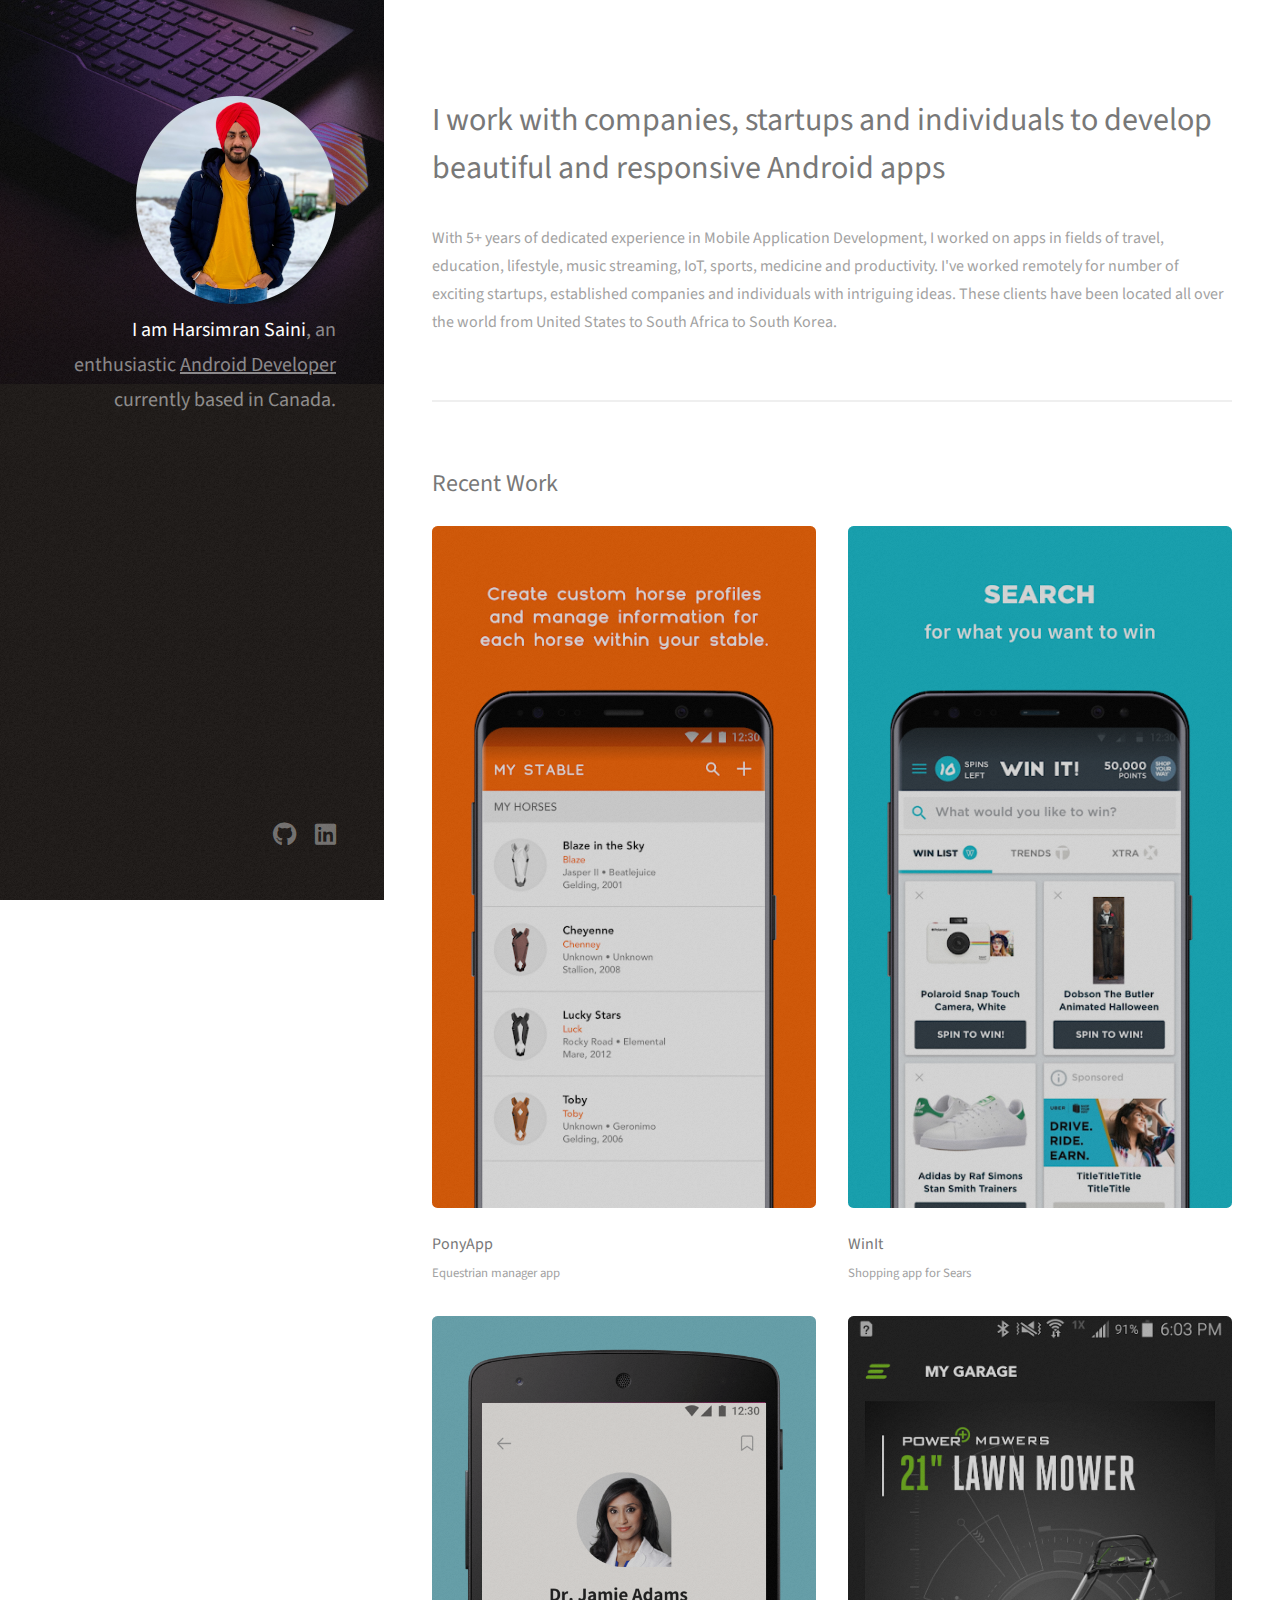
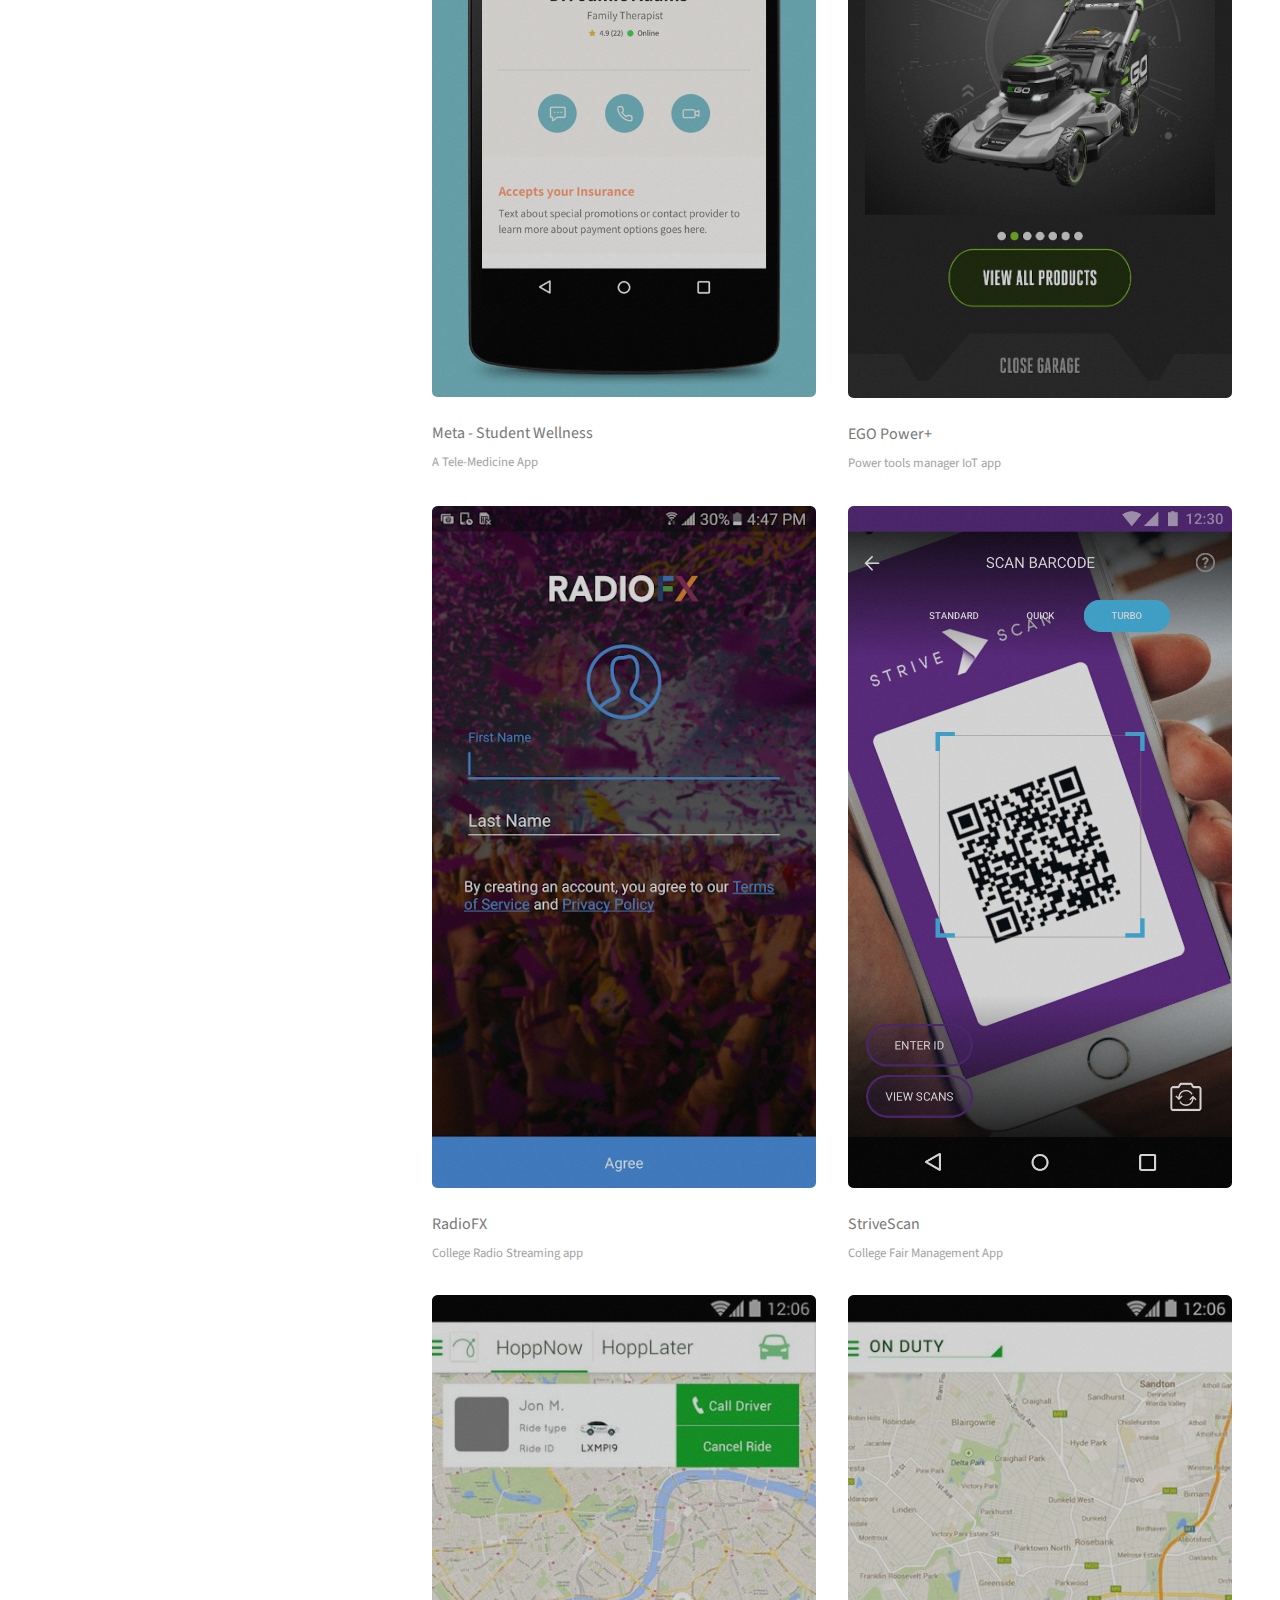
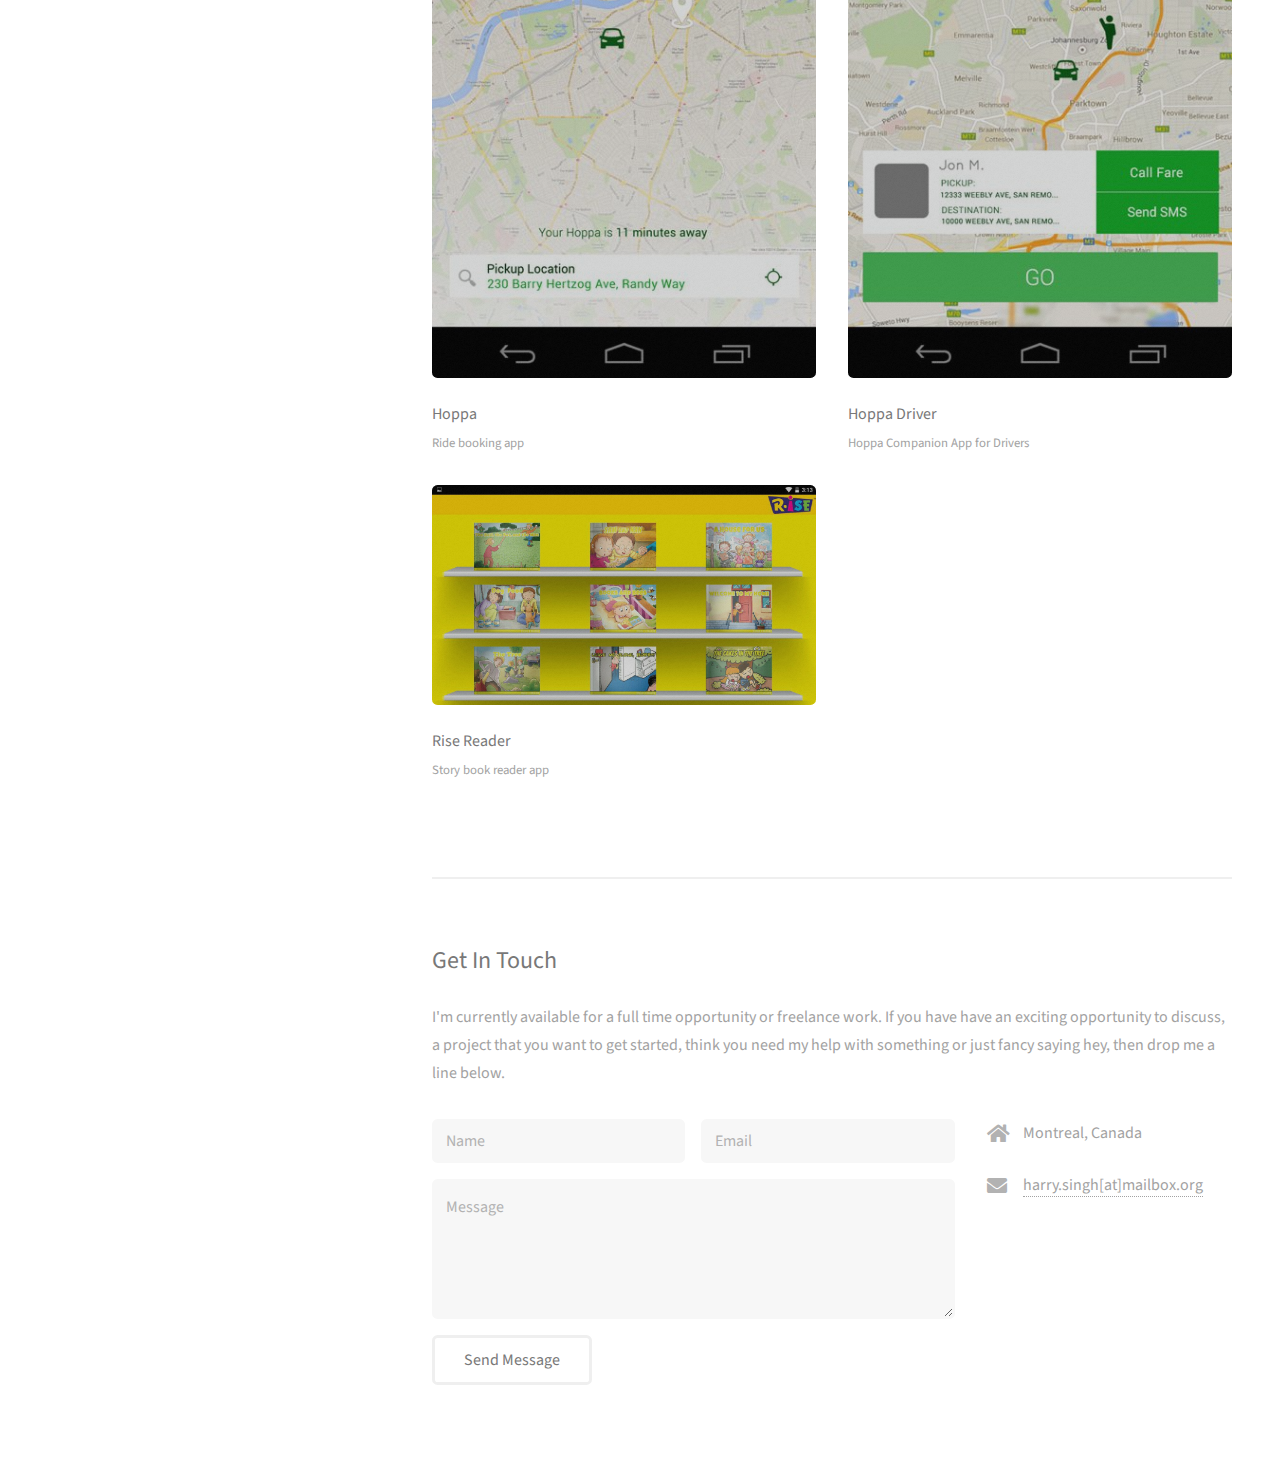
<file: index.html>
<!DOCTYPE HTML>
<!--
	Strata by HTML5 UP
	html5up.net | @     ajlkn
	Free for personal and commercial use under the CCA 3.0 license (html5up.net/license)
-->
<html>
	<head>
		<title>Harsimran Saini - Android Developer</title>
		<meta charset="utf-8" />
		<meta name="viewport" content="width=device-width, initial-scale=1, user-scalable=no" />
		<link rel="stylesheet" href="assets/css/main.css" />
	</head>
	<body class="is-preload">

		<!-- Header -->
			<header id="header">
				<div class="inner">
					<img src="images/avatar.png" alt="" />
					<h1><strong>I am Harsimran Saini</strong>, an enthusiastic<br />
						<u>Android Developer</u> currently<br />
						based in Canada.</h1>
				</div>
			</header>

		<!-- Main -->
			<div id="main">

				<!-- One -->
					<section id="one">
						<header class="major">
							<h2>I work with companies, startups and individuals to develop beautiful and responsive Android apps</h2>
						</header>
						<p>With 5+ years of dedicated experience in Mobile Application Development, I worked on apps in fields of travel, education, lifestyle, music streaming, IoT, sports, medicine and productivity. I've worked remotely for number of exciting startups, established companies and individuals with intriguing ideas. These clients have been located all over the world from United States to South Africa to South Korea.</p>
					</section>

				<!-- Two -->
					<section id="two">
						<h2>Recent Work</h2>
						<div class="row">
							<article class="col-6 col-12-xsmall work-item">
								<a href="index1.html" data-poptrox="iframe,340x600" class="image fit thumb"><img src="images/thumbs/05.png" alt="" /></a>
								<h3>PonyApp</h3>
								<p>Equestrian manager app</p>
							</article>
							<article class="col-6 col-12-xsmall work-item">
								<a href="index2.html" data-poptrox="iframe,405x800" class="image fit thumb"><img src="images/thumbs/04.png" alt="" /></a>
								<h3>WinIt</h3>
								<p>Shopping app for Sears</p>
							</article>
							<article class="col-6 col-12-xsmall work-item">
								<a href="index8.html" data-poptrox="iframe,405x800" class="image fit thumb"><img src="images/thumbs/08.png" alt="" /></a>
								<h3>Meta - Student Wellness</h3>
								<p>A Tele-Medicine App</p>
							</article>
							<article class="col-6 col-12-xsmall work-item">
								<a href="index6.html" data-poptrox="iframe,405x800" class="image fit thumb"><img src="images/thumbs/06.png" alt="" /></a>
								<h3>EGO Power+</h3>
								<p>Power tools manager IoT app</p>
							</article>
							<article class="col-6 col-12-xsmall work-item">
								<a href="index4.html" data-poptrox="iframe,405x800" class="image fit thumb"><img src="images/thumbs/03.png" alt="" /></a>
								<h3>RadioFX</h3>
								<p>College Radio Streaming app</p>
							</article>
							<article class="col-6 col-12-xsmall work-item">
								<a href="index9.html" data-poptrox="iframe,405x800" class="image fit thumb"><img src="images/thumbs/09.png" alt="" /></a>
								<h3>StriveScan</h3>
								<p>College Fair Management App</p>
							</article>
							<article class="col-6 col-12-xsmall work-item">
								<a href="index3.html" data-poptrox="iframe,405x800" class="image fit thumb"><img src="images/thumbs/01.jpg" alt="" /></a>
								<h3>Hoppa</h3>
								<p>Ride booking app</p>
							</article>
							<article class="col-6 col-12-xsmall work-item">
								<a href="index7.html" data-poptrox="iframe,405x800" class="image fit thumb"><img src="images/thumbs/07.jpg" alt="" /></a>
								<h3>Hoppa Driver</h3>
								<p>Hoppa Companion App for Drivers</p>
							</article>
							<article class="col-6 col-12-xsmall work-item">
								<a href="index5.html" data-poptrox="iframe,1278 × 732" class="image fit thumb"><img src="images/thumbs/02.jpg" alt="" /></a>
								<h3>Rise Reader</h3>
								<p>Story book reader app</p>
							</article>
						</div>

					</section>

				<!-- Three -->
					<section id="three">
						<h2>Get In Touch</h2>
						<p>I'm currently available for a full time opportunity or freelance work. If you have have an exciting opportunity to discuss, a project that you want to get started, think you need my help with something or just fancy saying hey, then drop me a line below.</p>
						<div class="row">
							<div class="col-8 col-12-small">
								<form action="https://formspree.io/xlepbpvo" method="POST">
									<div class="row gtr-uniform gtr-50">
										<div class="col-6 col-12-xsmall"><input type="text" name="name" id="name" placeholder="Name" /></div>
										<div class="col-6 col-12-xsmall"><input type="email" name="_replyto" id="email" placeholder="Email" /></div>
										<div class="col-12"><textarea name="message" id="message" placeholder="Message" rows="4"></textarea></div>
									</div>
									<ul class="actions">
										<li><input type="submit" value="Send Message" /></li>
									</ul>
								</form>
							</div>
							<div class="col-4 col-12-small">
								<ul class="labeled-icons">
									<li>
										<h3 class="icon solid fa-home"><span class="label">Address</span></h3>
										Montreal, Canada
									</li>
									<li>
										<h3 class="icon solid fa-envelope"><span class="label">Email</span></h3>
										<a href="#">harry.singh[at]mailbox.org</a>
									</li>
								</ul>
							</div>
						</div>
					</section>

			</div>

		<!-- Footer -->
			<footer id="footer">
				<div class="inner">
					<ul class="icons">
						<li><a href="https://github.com/harryio/" class="icon brands fa-github"><span class="label">Github</span></a></li>
						<li><a href="https://www.linkedin.com/in/harsimran-saini/" class="icon brands fa-linkedin"><span class="label">Linkedin</span></a></li>
					</ul>
				</div>
			</footer>

		<!-- Scripts -->
			<script src="assets/js/jquery.min.js"></script>
			<script src="assets/js/jquery.poptrox.min.js"></script>
			<script src="assets/js/browser.min.js"></script>
			<script src="assets/js/breakpoints.min.js"></script>
			<script src="assets/js/util.js"></script>
			<script src="assets/js/main.js"></script>

	</body>
</html>
</file>
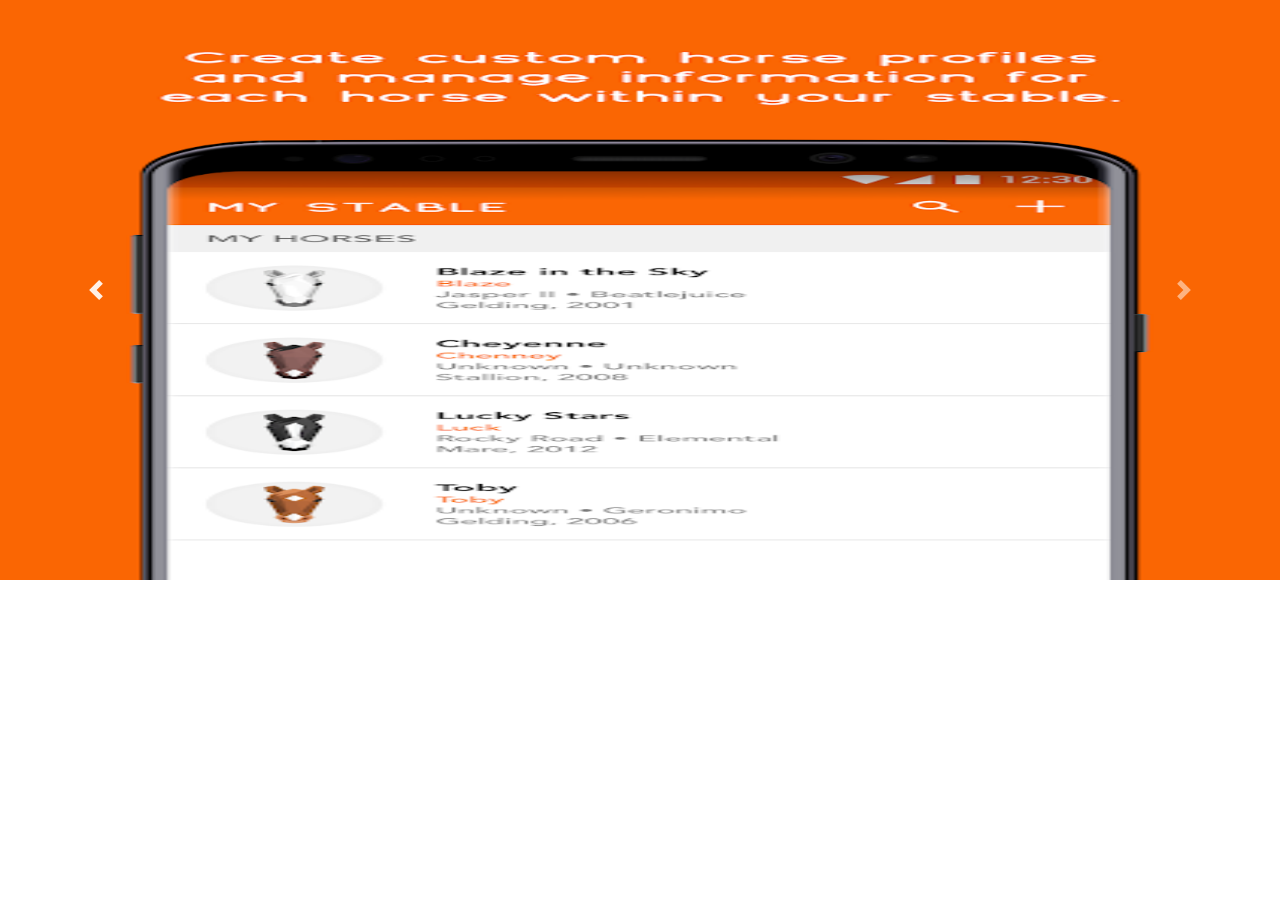
<file: index1.html>
<!DOCTYPE html>
<html>
<head>
<meta charset="utf-8">
  <meta name="viewport" content="width=device-width, initial-scale=1">
<link rel="stylesheet" href="https://stackpath.bootstrapcdn.com/bootstrap/4.3.1/css/bootstrap.min.css" integrity="sha384-ggOyR0iXCbMQv3Xipma34MD+dH/1fQ784/j6cY/iJTQUOhcWr7x9JvoRxT2MZw1T" crossorigin="anonymous">
<script src="https://ajax.googleapis.com/ajax/libs/jquery/3.5.1/jquery.min.js"></script>
<script src="https://stackpath.bootstrapcdn.com/bootstrap/4.3.1/js/bootstrap.min.js" integrity="sha384-JjSmVgyd0p3pXB1rRibZUAYoIIy6OrQ6VrjIEaFf/nJGzIxFDsf4x0xIM+B07jRM" crossorigin="anonymous"></script>
</head>
<div class="my__carousal">
             <div id="carousalSlides" class="carousel slide" data-ride="carousel" data-interval="false">
                 <div class="carousel-inner">
                     <div class="carousel-item active">
                         <img src="images/projectImages/Pony/Pony1.png" alt="First-Image" style="width:100%;height:580px;">
                     </div>
                     <div class="carousel-item">
                         <img src="images/projectImages/Pony/Pony2.png"  alt="Second-Image" style="width:100%;height:580px;">
                     </div>
                     <div class="carousel-item">
                        <img src="images/projectImages/Pony/Pony3.png" alt="Third-Image" style="width:100%;height:580px;">
                    </div>
                    <div class="carousel-item">
                        <img src="images/projectImages/Pony/Pony4.png" alt="Third-Image" style="width:100%;height:580px;">
                    </div>
                </div>
                <a class="carousel-control-prev" href="#carousalSlides" role="button" data-slide="prev">
                    <span class="carousel-control-prev-icon" aria-hidden="true"></span>
                    <span class="sr-only">Previous</span>
                </a>
                <a class="carousel-control-next" href="#carousalSlides" role="button" data-slide="next">
                    <span class="carousel-control-next-icon" aria-hidden="true"></span>
                    <span class="sr-only">Next</span>
                </a>
            </div>
    </div>
</html>
</file>
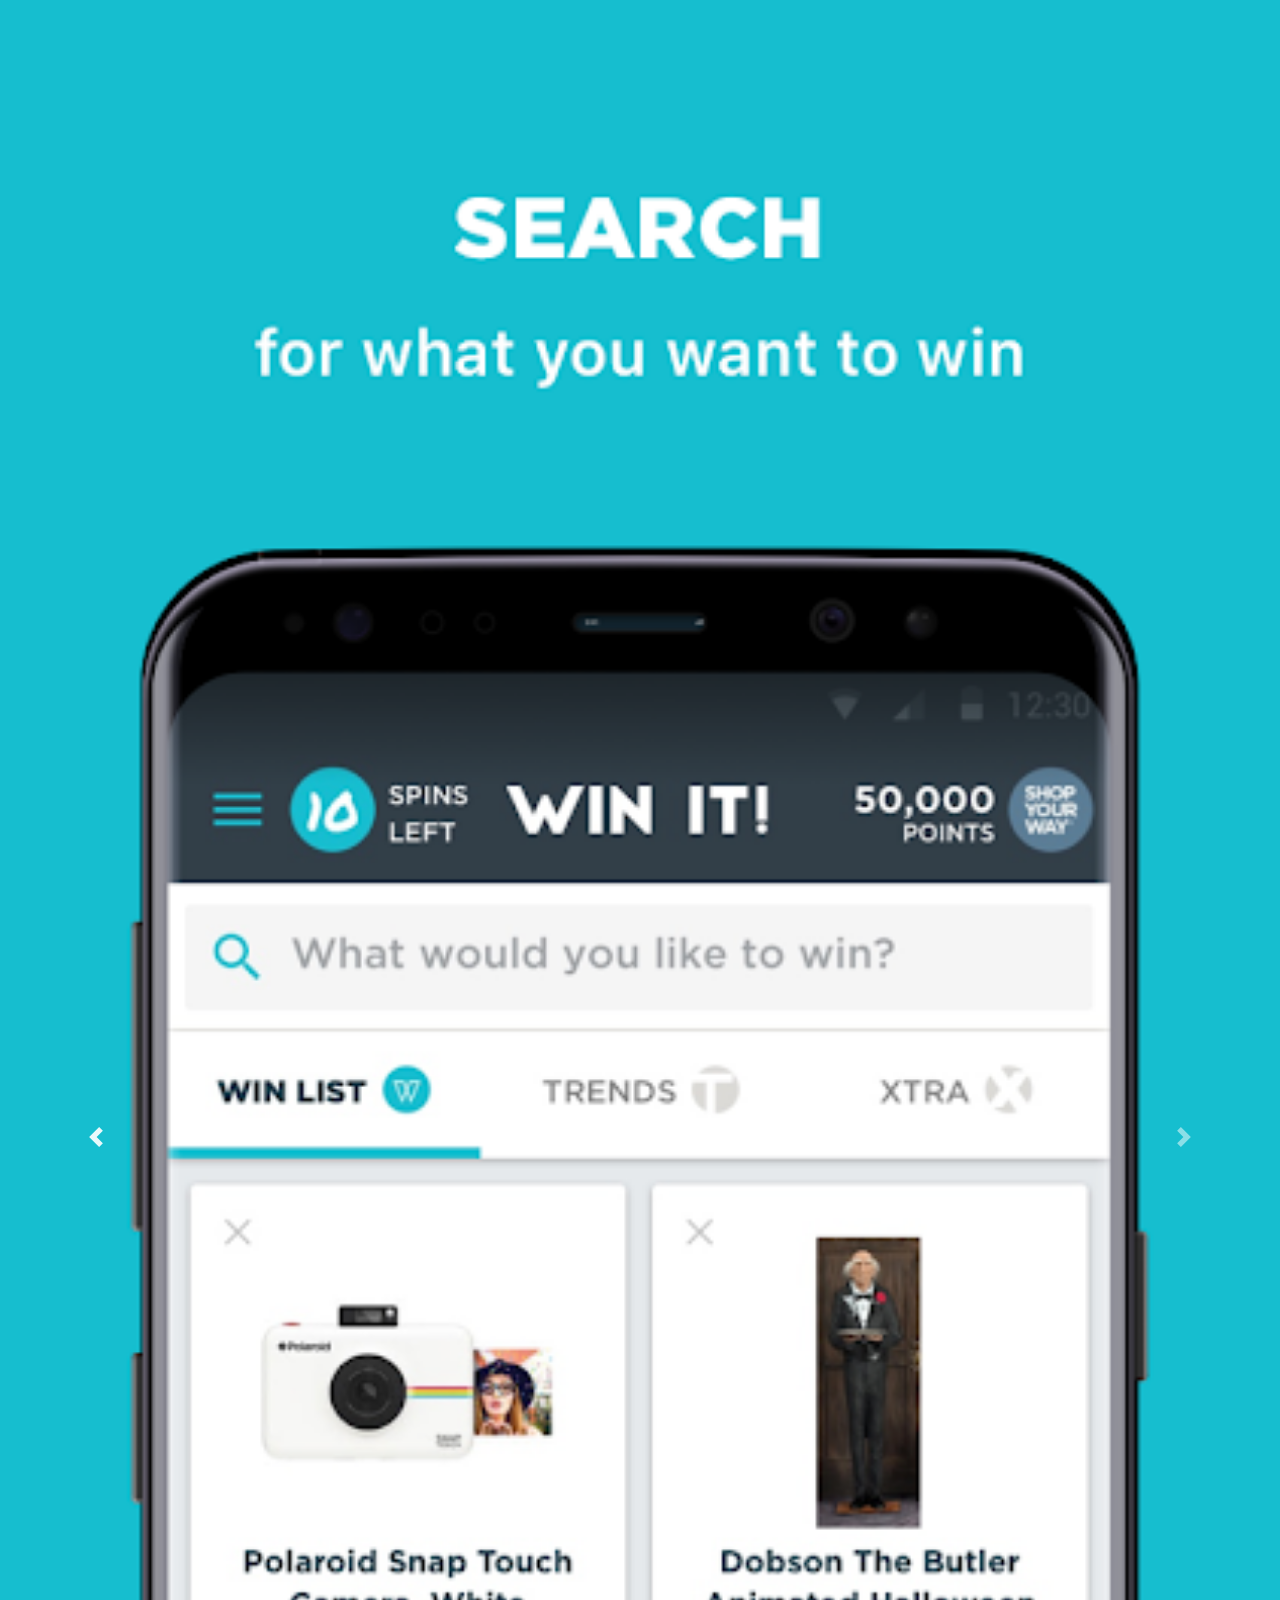
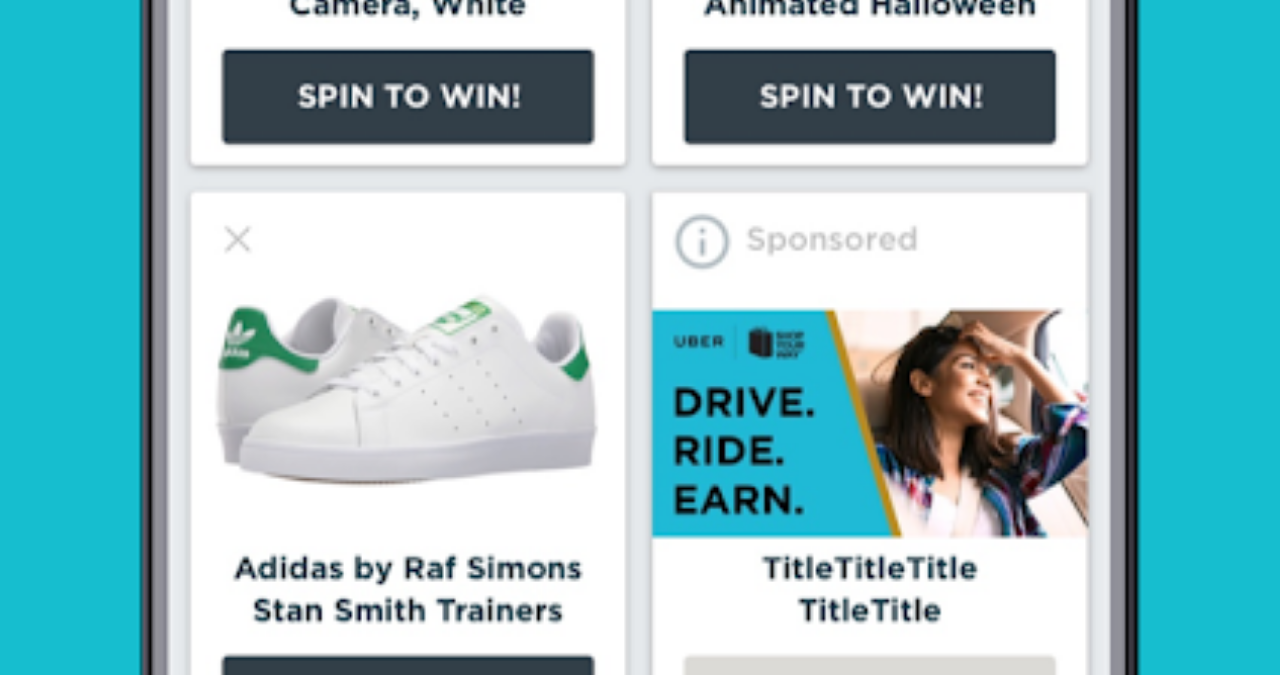
<file: index2.html>
<!DOCTYPE html>
<html>
<head>
<meta charset="utf-8">
  <meta name="viewport" content="width=device-width, initial-scale=1">
<link rel="stylesheet" href="https://stackpath.bootstrapcdn.com/bootstrap/4.3.1/css/bootstrap.min.css" integrity="sha384-ggOyR0iXCbMQv3Xipma34MD+dH/1fQ784/j6cY/iJTQUOhcWr7x9JvoRxT2MZw1T" crossorigin="anonymous">
<script src="https://ajax.googleapis.com/ajax/libs/jquery/3.5.1/jquery.min.js"></script>
<script src="https://stackpath.bootstrapcdn.com/bootstrap/4.3.1/js/bootstrap.min.js" integrity="sha384-JjSmVgyd0p3pXB1rRibZUAYoIIy6OrQ6VrjIEaFf/nJGzIxFDsf4x0xIM+B07jRM" crossorigin="anonymous"></script>
</head>
<div class="my__carousal">
             <div id="carousalSlides" class="carousel slide" data-ride="carousel" data-interval="false">
                 <div class="carousel-inner">
                     <div class="carousel-item active">
                         <img src="images/projectImages/Winit/Winit1.png" alt="First-Image" style="width:100%;">
                     </div>
                     <div class="carousel-item">
                         <img src="images/projectImages/Winit/Winit2.png"  alt="Second-Image" style="width:100%;">
                     </div>
                     <div class="carousel-item">
                        <img src="images/projectImages/Winit/Winit3.png" alt="Third-Image" style="width:100%;">
                    </div>
                </div>
                <a class="carousel-control-prev" href="#carousalSlides" role="button" data-slide="prev">
                    <span class="carousel-control-prev-icon" aria-hidden="true"></span>
                    <span class="sr-only">Previous</span>
                </a>
                <a class="carousel-control-next" href="#carousalSlides" role="button" data-slide="next">
                    <span class="carousel-control-next-icon" aria-hidden="true"></span>
                    <span class="sr-only">Next</span>
                </a>
            </div>
    </div>
</html>
</file>
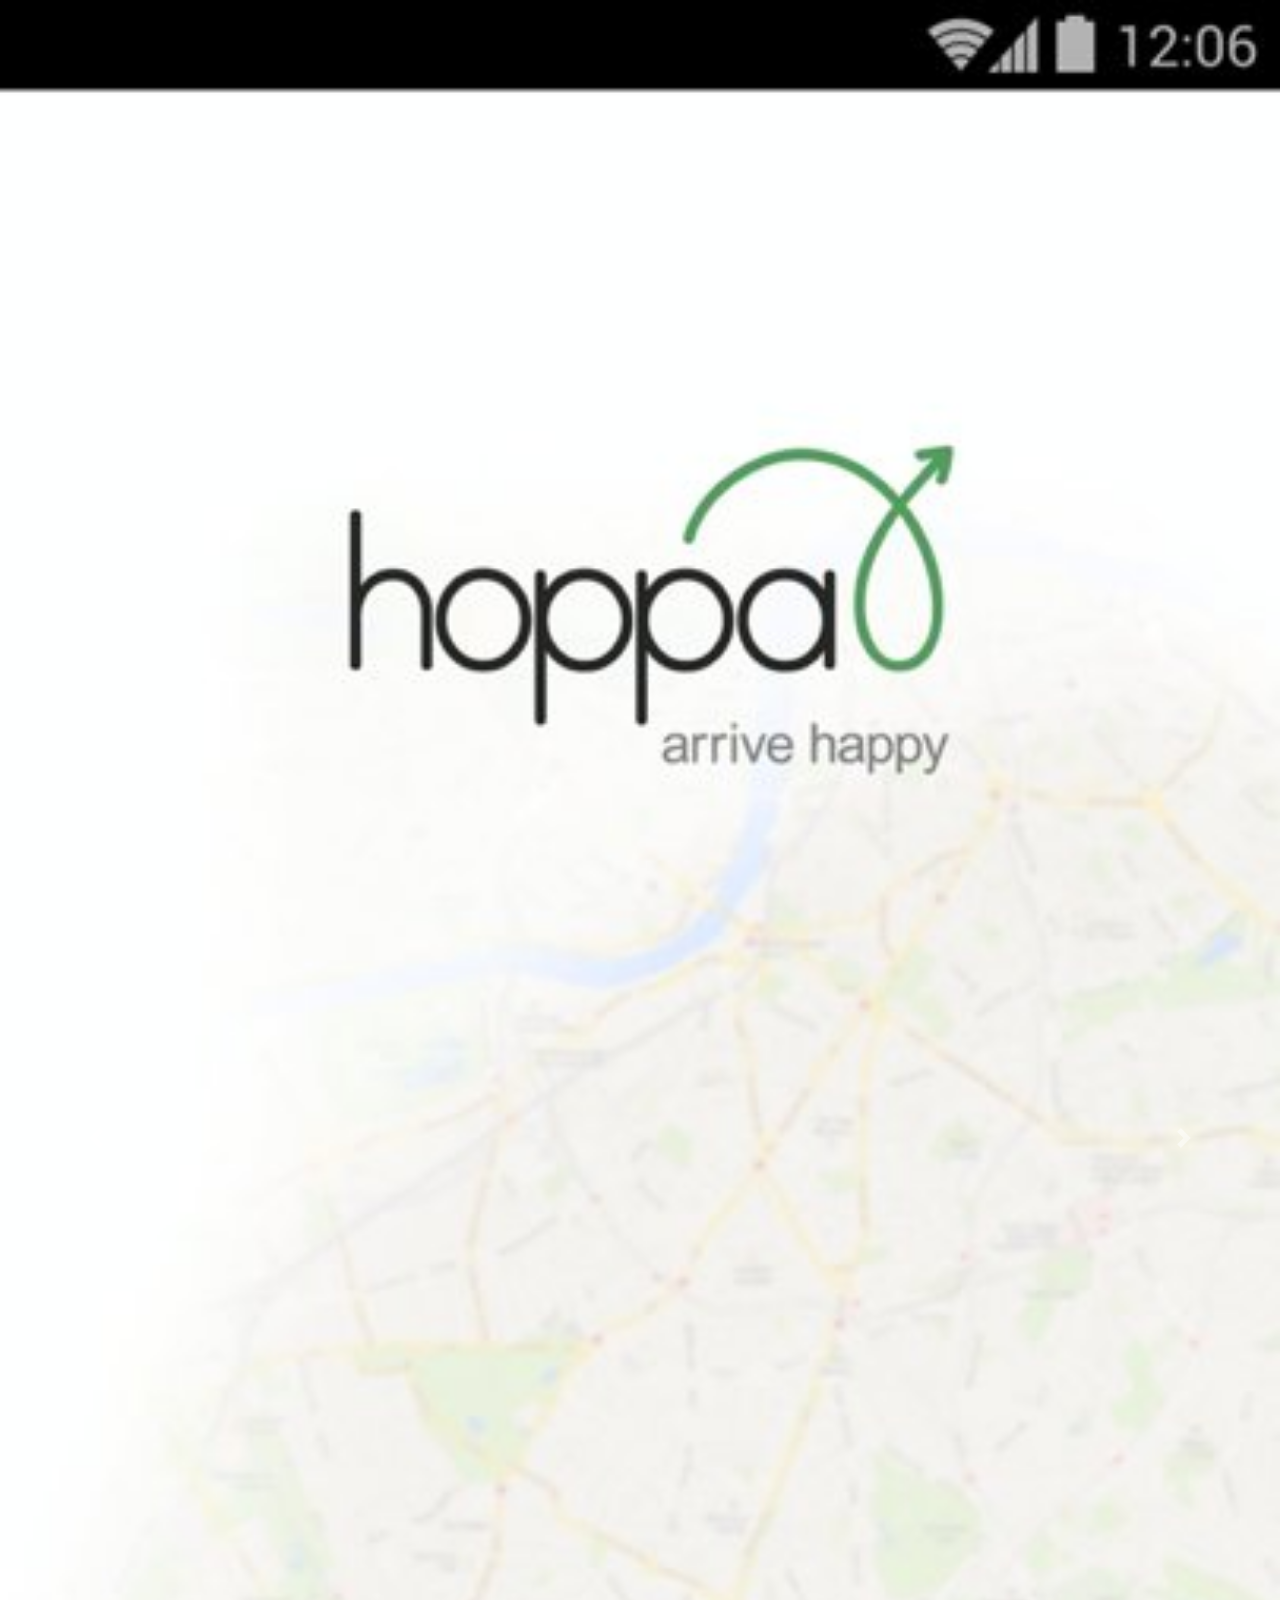
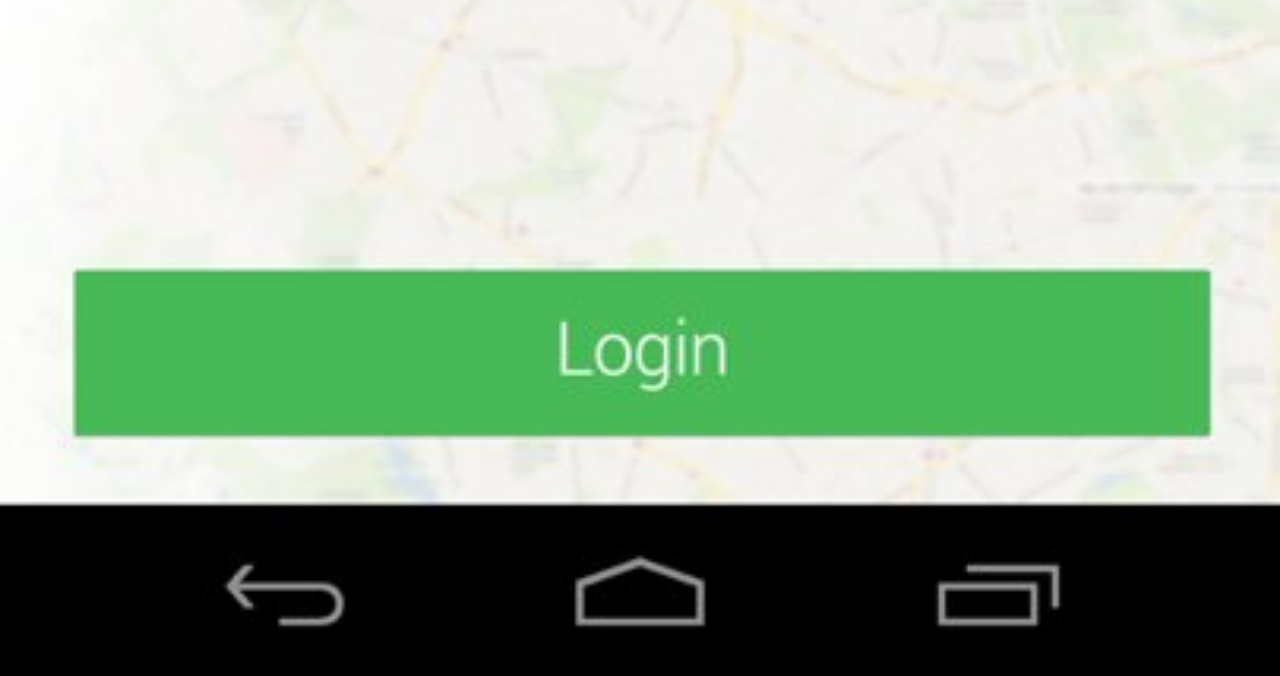
<file: index3.html>
<!DOCTYPE html>
<html>
<head>
<meta charset="utf-8">
  <meta name="viewport" content="width=device-width, initial-scale=1">
<link rel="stylesheet" href="https://stackpath.bootstrapcdn.com/bootstrap/4.3.1/css/bootstrap.min.css" integrity="sha384-ggOyR0iXCbMQv3Xipma34MD+dH/1fQ784/j6cY/iJTQUOhcWr7x9JvoRxT2MZw1T" crossorigin="anonymous">
<script src="https://ajax.googleapis.com/ajax/libs/jquery/3.5.1/jquery.min.js"></script>
<script src="https://stackpath.bootstrapcdn.com/bootstrap/4.3.1/js/bootstrap.min.js" integrity="sha384-JjSmVgyd0p3pXB1rRibZUAYoIIy6OrQ6VrjIEaFf/nJGzIxFDsf4x0xIM+B07jRM" crossorigin="anonymous"></script>
</head>
<div class="my__carousal">
             <div id="carousalSlides" class="carousel slide" data-ride="carousel" data-interval="false">
                 <div class="carousel-inner">
                     <div class="carousel-item active">
                         <img src="images/projectImages/Hoppa/1.jpg" alt="First-Image" style="width:100%;">
                     </div>
                     <div class="carousel-item">
                         <img src="images/projectImages/Hoppa/2.jpg"  alt="Second-Image" style="width:100%;">
                     </div>
                     <div class="carousel-item">
                        <img src="images/projectImages/Hoppa/3.jpg" alt="Third-Image" style="width:100%;">
                    </div>
                     <div class="carousel-item">
                         <img src="images/projectImages/Hoppa/4.jpg" alt="First-Image" style="width:100%;">
                     </div>
                      <div class="carousel-item">
                         <img src="images/projectImages/Hoppa/5.jpg" alt="First-Image" style="width:100%;">
                     </div>
                      <div class="carousel-item">
                         <img src="images/projectImages/Hoppa/6.jpg" alt="First-Image" style="width:100%;">
                     </div>
                      <div class="carousel-item">
                         <img src="images/projectImages/Hoppa/7.jpg" alt="First-Image" style="width:100%;">
                     </div>
                      <div class="carousel-item">
                         <img src="images/projectImages/Hoppa/8.jpg" alt="First-Image" style="width:100%;">
                     </div>
                      <div class="carousel-item">
                         <img src="images/projectImages/Hoppa/9.jpg" alt="First-Image" style="width:100%;">
                     </div>
                      <div class="carousel-item">
                         <img src="images/projectImages/Hoppa/10.jpg" alt="First-Image" style="width:100%;">
                     </div>
                      <div class="carousel-item">
                         <img src="images/projectImages/Hoppa/11.jpg" alt="First-Image" style="width:100%;">
                     </div>
                      <div class="carousel-item">
                         <img src="images/projectImages/Hoppa/12.jpg" alt="First-Image" style="width:100%;">
                     </div>
                      <div class="carousel-item">
                         <img src="images/projectImages/Hoppa/13.jpg" alt="First-Image" style="width:100%;">
                     </div>
                      <div class="carousel-item">
                         <img src="images/projectImages/Hoppa/14.jpg" alt="First-Image" style="width:100%;">
                     </div>
                      <div class="carousel-item">
                         <img src="images/projectImages/Hoppa/15.jpg" alt="First-Image" style="width:100%;">
                     </div>
                      <div class="carousel-item">
                         <img src="images/projectImages/Hoppa/16.jpg" alt="First-Image" style="width:100%;">
                     </div>
                      <div class="carousel-item">
                         <img src="images/projectImages/Hoppa/17.jpg" alt="First-Image" style="width:100%;">
                     </div>
                      <div class="carousel-item">
                         <img src="images/projectImages/Hoppa/18.jpg" alt="First-Image" style="width:100%;">
                     </div>
                      <div class="carousel-item">
                         <img src="images/projectImages/Hoppa/20.jpg" alt="First-Image" style="width:100%;">
                     </div>
                      <div class="carousel-item">
                         <img src="images/projectImages/Hoppa/21.jpg" alt="First-Image" style="width:100%;">
                     </div>
                </div>
                <a class="carousel-control-prev" href="#carousalSlides" role="button" data-slide="prev">
                    <span class="carousel-control-prev-icon" aria-hidden="true"></span>
                    <span class="sr-only">Previous</span>
                </a>
                <a class="carousel-control-next" href="#carousalSlides" role="button" data-slide="next">
                    <span class="carousel-control-next-icon" aria-hidden="true"></span>
                    <span class="sr-only">Next</span>
                </a>
            </div>
    </div>
</html>
</file>
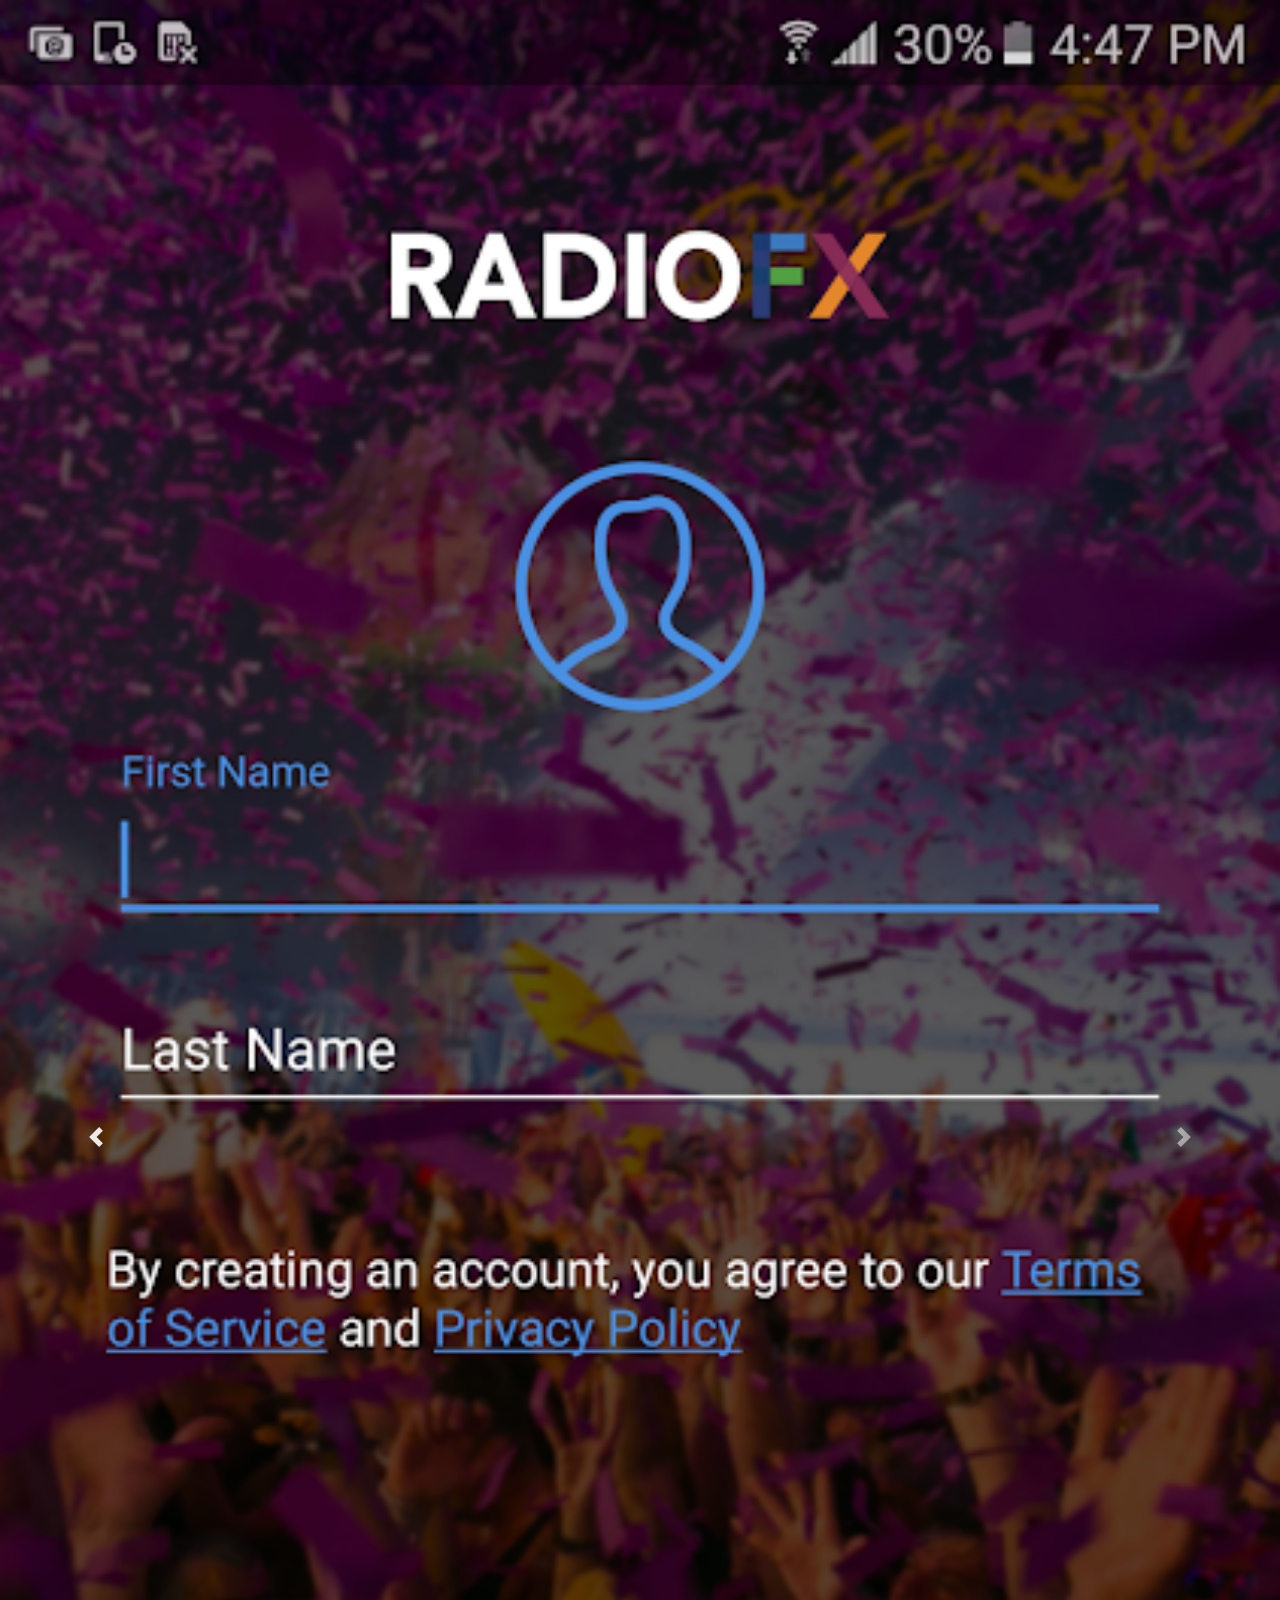
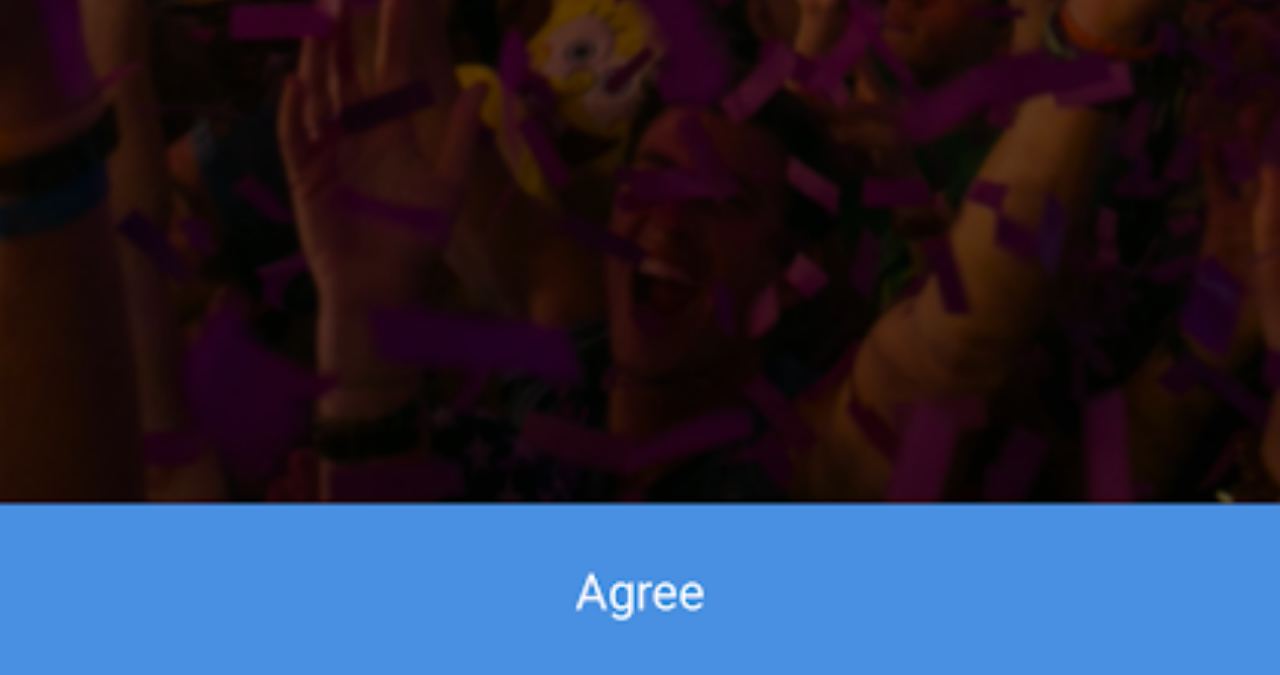
<file: index4.html>
<!DOCTYPE html>
<html>
<head>
<meta charset="utf-8">
  <meta name="viewport" content="width=device-width, initial-scale=1">
<link rel="stylesheet" href="https://stackpath.bootstrapcdn.com/bootstrap/4.3.1/css/bootstrap.min.css" integrity="sha384-ggOyR0iXCbMQv3Xipma34MD+dH/1fQ784/j6cY/iJTQUOhcWr7x9JvoRxT2MZw1T" crossorigin="anonymous">
<script src="https://ajax.googleapis.com/ajax/libs/jquery/3.5.1/jquery.min.js"></script>
<script src="https://stackpath.bootstrapcdn.com/bootstrap/4.3.1/js/bootstrap.min.js" integrity="sha384-JjSmVgyd0p3pXB1rRibZUAYoIIy6OrQ6VrjIEaFf/nJGzIxFDsf4x0xIM+B07jRM" crossorigin="anonymous"></script>
</head>
<div class="my__carousal">
             <div id="carousalSlides" class="carousel slide" data-ride="carousel" data-interval="false">
                 <div class="carousel-inner">
                     <div class="carousel-item active">
                         <img src="images/projectImages/RadioFX/RadioFX1.png" alt="First-Image" style="width:100%;">
                     </div>
                     <div class="carousel-item">
                         <img src="images/projectImages/RadioFX/RadioFX2.png"  alt="Second-Image" style="width:100%;">
                     </div>
                     <div class="carousel-item">
                        <img src="images/projectImages/RadioFX/RadioFX3.png" alt="Third-Image" style="width:100%;">
                    </div>
                    <div class="carousel-item">
                        <img src="images/projectImages/RadioFX/RadioFX4.png" alt="Third-Image" style="width:100%;">
                    </div>
                </div>
                <a class="carousel-control-prev" href="#carousalSlides" role="button" data-slide="prev">
                    <span class="carousel-control-prev-icon" aria-hidden="true"></span>
                    <span class="sr-only">Previous</span>
                </a>
                <a class="carousel-control-next" href="#carousalSlides" role="button" data-slide="next">
                    <span class="carousel-control-next-icon" aria-hidden="true"></span>
                    <span class="sr-only">Next</span>
                </a>
            </div>
    </div>
</html>
</file>
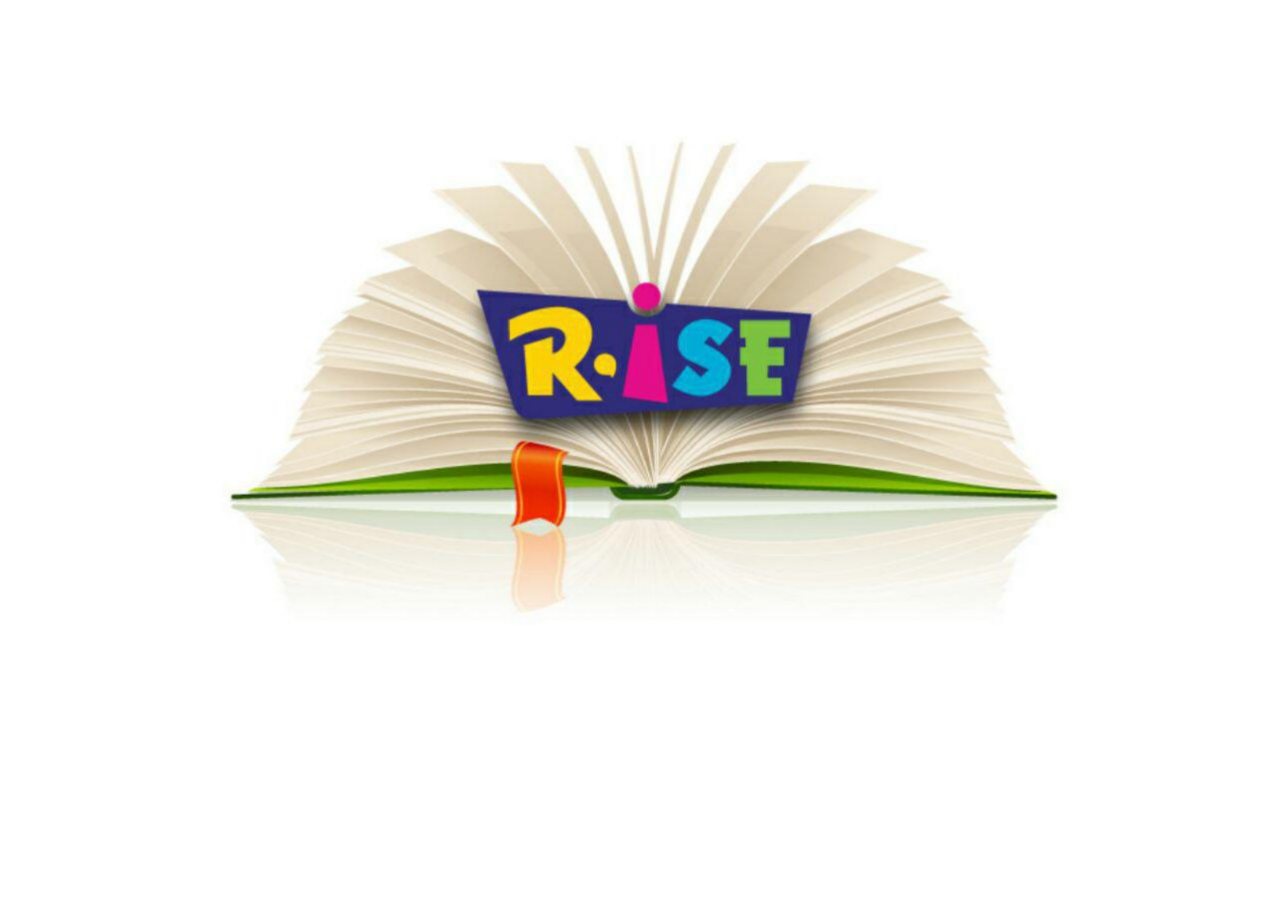
<file: index5.html>
<!DOCTYPE html>
<html>
<head>
<meta charset="utf-8">
  <meta name="viewport" content="width=device-width, initial-scale=1">
<link rel="stylesheet" href="https://stackpath.bootstrapcdn.com/bootstrap/4.3.1/css/bootstrap.min.css" integrity="sha384-ggOyR0iXCbMQv3Xipma34MD+dH/1fQ784/j6cY/iJTQUOhcWr7x9JvoRxT2MZw1T" crossorigin="anonymous">
<script src="https://ajax.googleapis.com/ajax/libs/jquery/3.5.1/jquery.min.js"></script>
<script src="https://stackpath.bootstrapcdn.com/bootstrap/4.3.1/js/bootstrap.min.js" integrity="sha384-JjSmVgyd0p3pXB1rRibZUAYoIIy6OrQ6VrjIEaFf/nJGzIxFDsf4x0xIM+B07jRM" crossorigin="anonymous"></script>
</head>
<div class="my__carousal">
             <div id="carousalSlides" class="carousel slide" data-ride="carousel" data-interval="false">
                 <div class="carousel-inner">
                     <div class="carousel-item active">
                         <img src="images/projectImages/RiseReader/1.jpg" alt="First-Image" style="width:100%;">
                     </div>
                     <div class="carousel-item">
                         <img src="images/projectImages/RiseReader/2.jpg"  alt="Second-Image" style="width:100%;">
                     </div>
                     <div class="carousel-item">
                        <img src="images/projectImages/RiseReader/3.jpg" alt="Third-Image" style="width:100%;">
                    </div>
                    <div class="carousel-item">
                        <img src="images/projectImages/RiseReader/4.jpg" alt="Fourth-Image" style="width:100%;">
                    </div>
                    <div class="carousel-item">
                        <img src="images/projectImages/RiseReader/5.jpg" alt="Fifth-Image" style="width:100%;">
                    </div>
                    <div class="carousel-item">
                        <img src="images/projectImages/RiseReader/6.jpg" alt="Sixth-Image" style="width:100%;">
                    </div>
                    <div class="carousel-item">
                        <img src="images/projectImages/RiseReader/7.jpg" alt="Seventh-Image" style="width:100%;">
                    </div>
                    <div class="carousel-item">
                        <img src="images/projectImages/RiseReader/8.jpg" alt="Eighth-Image" style="width:100%;">
                    </div>
                </div>
                <a class="carousel-control-prev" href="#carousalSlides" role="button" data-slide="prev">
                    <span class="carousel-control-prev-icon" aria-hidden="true"></span>
                    <span class="sr-only">Previous</span>
                </a>
                <a class="carousel-control-next" href="#carousalSlides" role="button" data-slide="next">
                    <span class="carousel-control-next-icon" aria-hidden="true"></span>
                    <span class="sr-only">Next</span>
                </a>
            </div>
    </div>
</html>
</file>
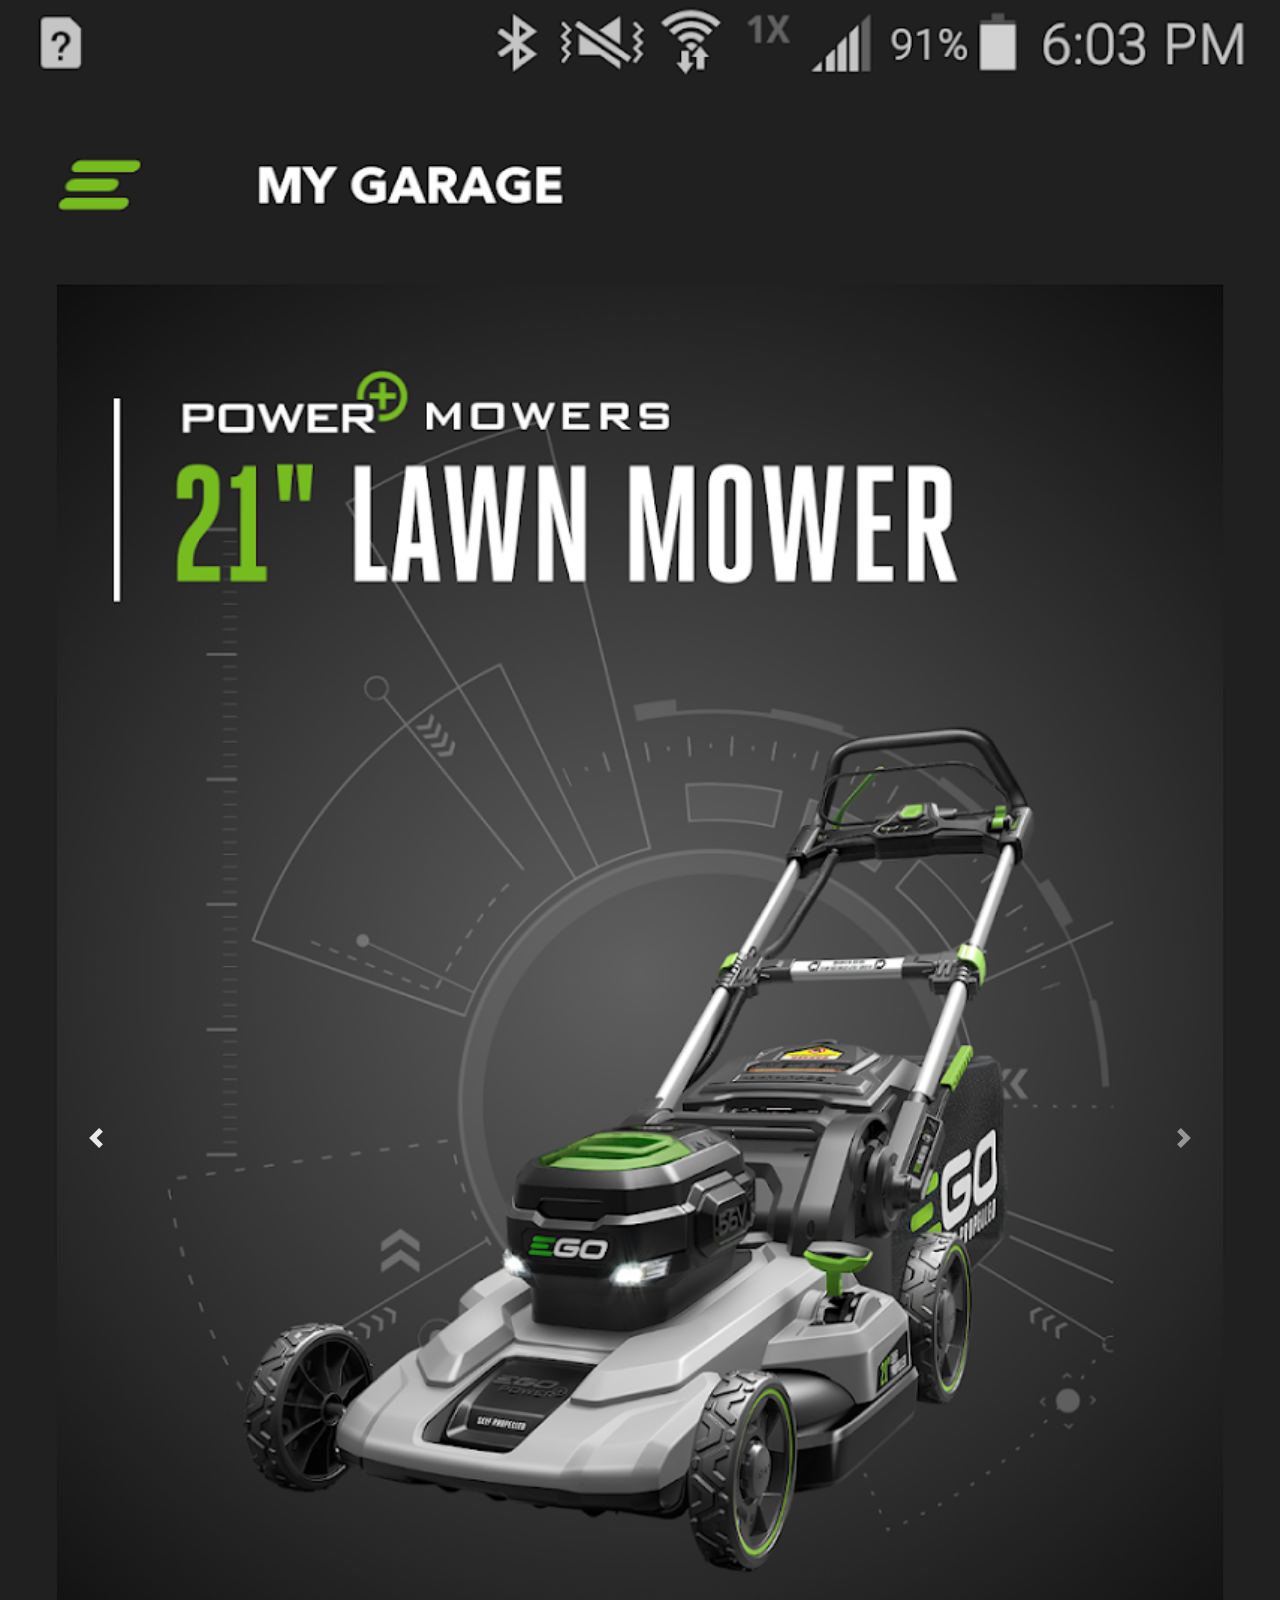
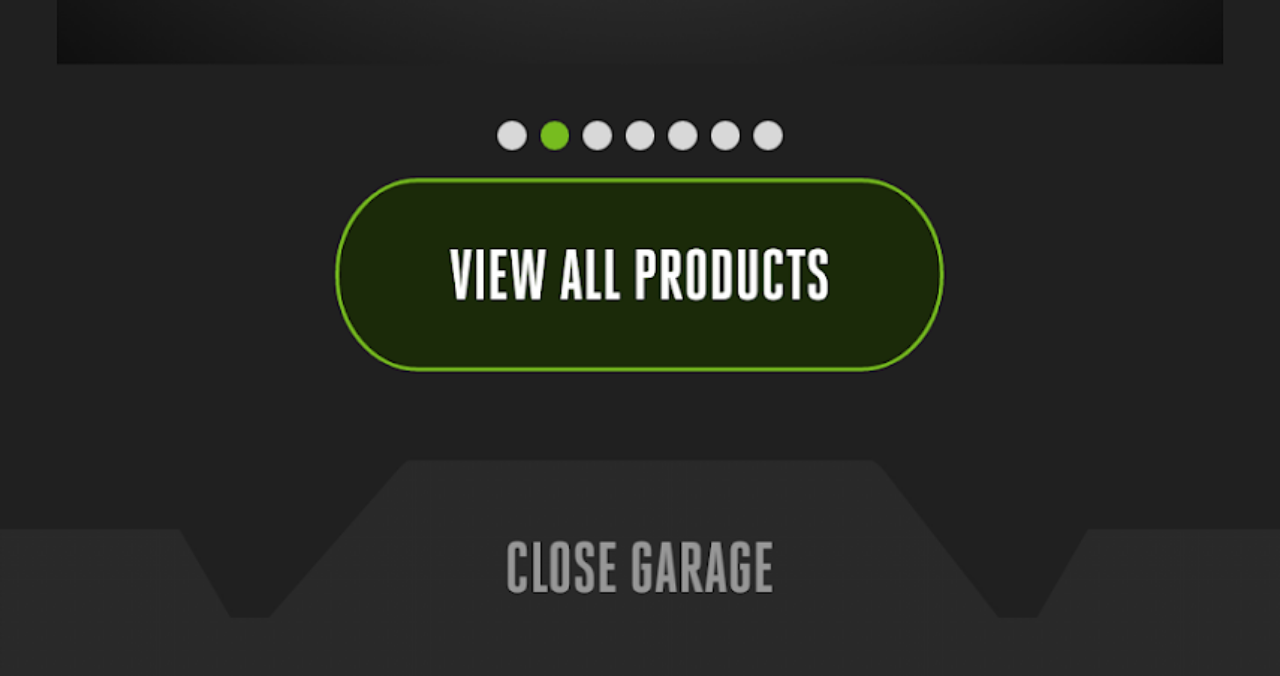
<file: index6.html>
<!DOCTYPE html>
<html>
<head>
<meta charset="utf-8">
  <meta name="viewport" content="width=device-width, initial-scale=1">
<link rel="stylesheet" href="https://stackpath.bootstrapcdn.com/bootstrap/4.3.1/css/bootstrap.min.css" integrity="sha384-ggOyR0iXCbMQv3Xipma34MD+dH/1fQ784/j6cY/iJTQUOhcWr7x9JvoRxT2MZw1T" crossorigin="anonymous">
<script src="https://ajax.googleapis.com/ajax/libs/jquery/3.5.1/jquery.min.js"></script>
<script src="https://stackpath.bootstrapcdn.com/bootstrap/4.3.1/js/bootstrap.min.js" integrity="sha384-JjSmVgyd0p3pXB1rRibZUAYoIIy6OrQ6VrjIEaFf/nJGzIxFDsf4x0xIM+B07jRM" crossorigin="anonymous"></script>
</head>
<div class="my__carousal">
             <div id="carousalSlides" class="carousel slide" data-ride="carousel" data-interval="false">
                 <div class="carousel-inner">
                     <div class="carousel-item active">
                       
                         <img src="images/projectImages/Ego/ego_1.png" alt="First-Image" style="width:100%;">
                     </div>
                     <div class="carousel-item">
                         <img src="images/projectImages/Ego/ego_2.png"  alt="Second-Image" style="width:100%;">
                     </div>
                     <div class="carousel-item">
                        <img src="images/projectImages/Ego/ego_3.png" alt="Third-Image" style="width:100%;">
                    </div>
                    <div class="carousel-item">
                        <img src="images/projectImages/Ego/ego_4.png" alt="Third-Image" style="width:100%;">
                    </div>
                     <div class="carousel-item">
                         <img src="images/projectImages/Ego/ego_5.png" alt="Third-Image" style="width:100%;">
                     </div>
                     <div class="carousel-item">
                         <img src="images/projectImages/Ego/ego_6.png" alt="Third-Image" style="width:100%;">
                     </div>
                </div>
                <a class="carousel-control-prev" href="#carousalSlides" role="button" data-slide="prev">
                    <span class="carousel-control-prev-icon" aria-hidden="true"></span>
                    <span class="sr-only">Previous</span>
                </a>
                <a class="carousel-control-next" href="#carousalSlides" role="button" data-slide="next">
                    <span class="carousel-control-next-icon" aria-hidden="true"></span>
                    <span class="sr-only">Next</span>
                </a>
            </div>
    </div>
</html>
</file>
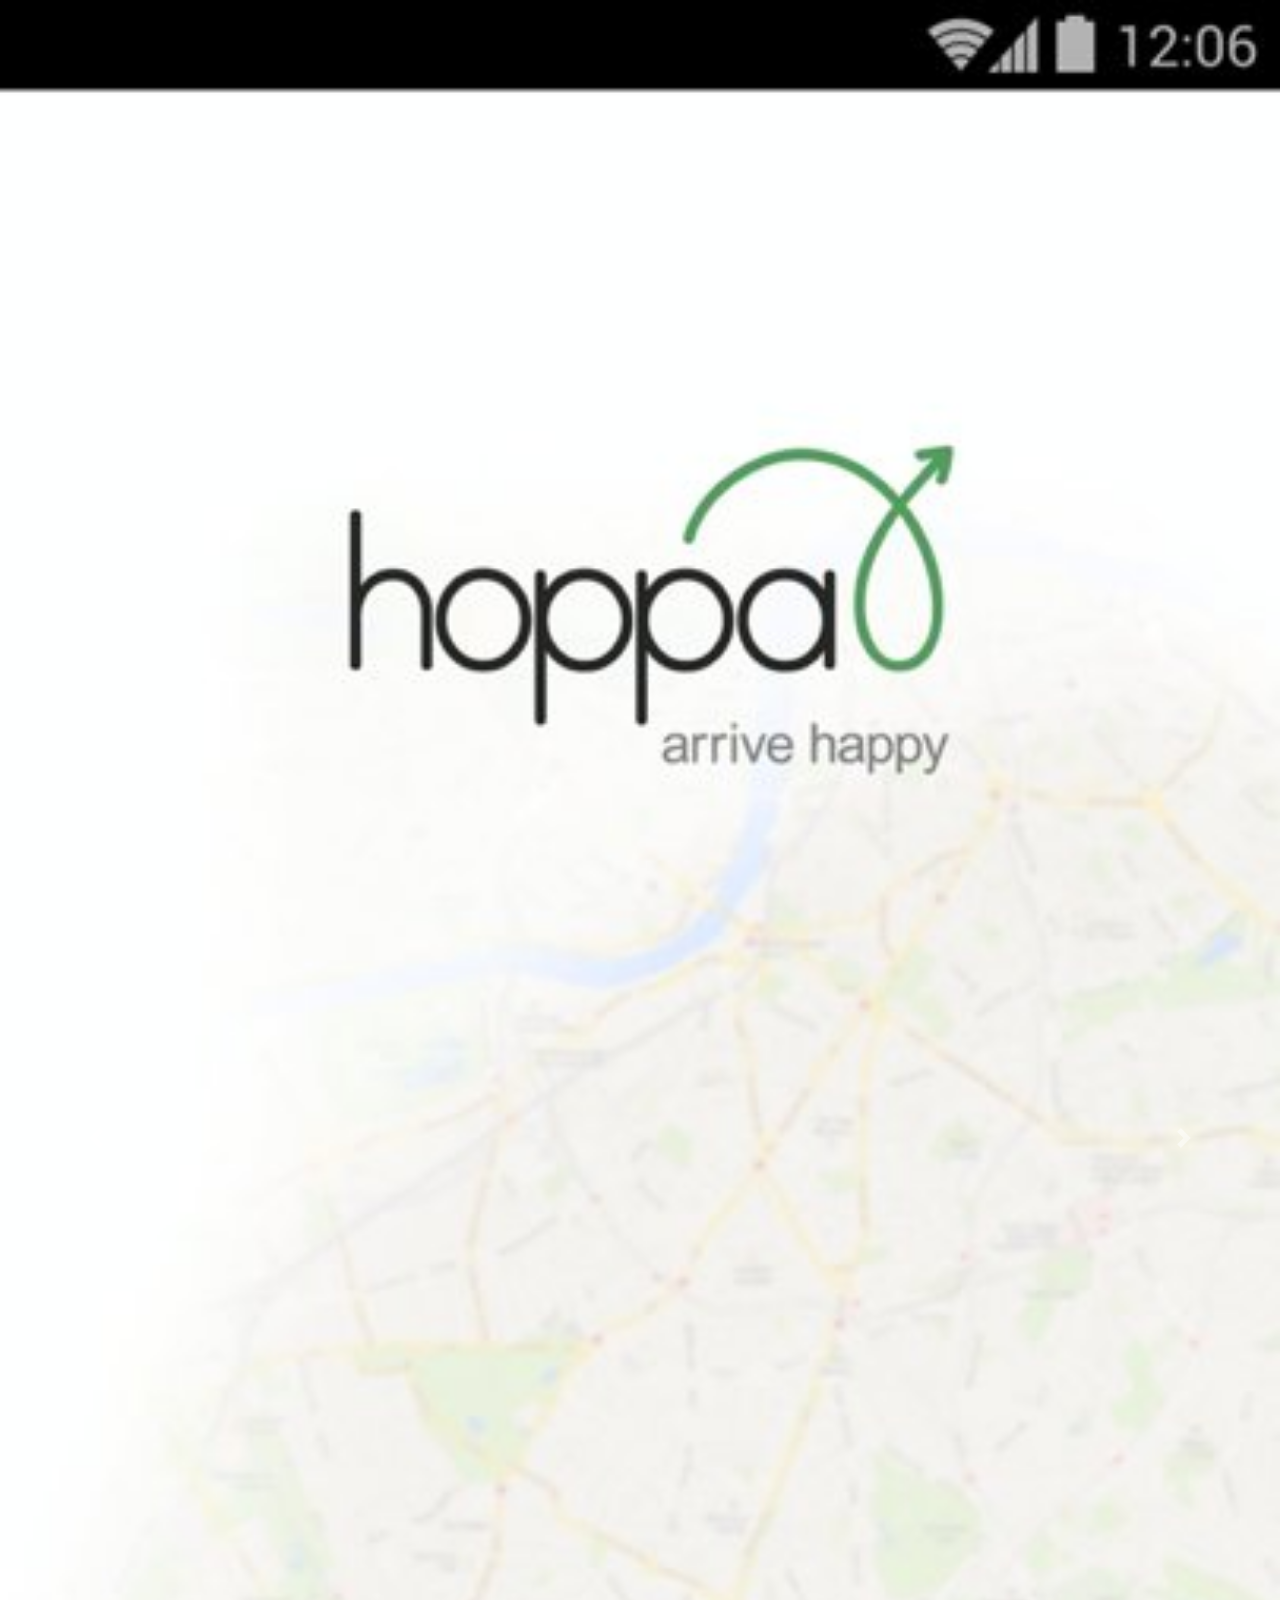
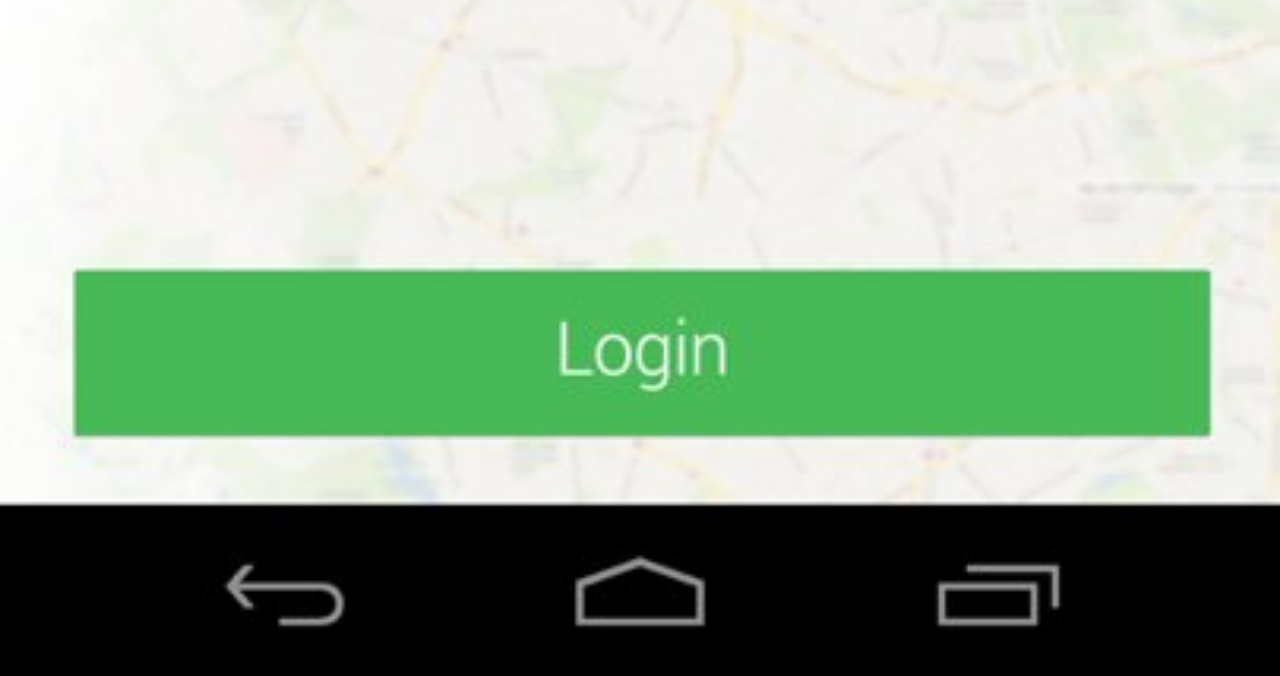
<file: index7.html>
<!DOCTYPE html>
<html>
<head>
<meta charset="utf-8">
  <meta name="viewport" content="width=device-width, initial-scale=1">
<link rel="stylesheet" href="https://stackpath.bootstrapcdn.com/bootstrap/4.3.1/css/bootstrap.min.css" integrity="sha384-ggOyR0iXCbMQv3Xipma34MD+dH/1fQ784/j6cY/iJTQUOhcWr7x9JvoRxT2MZw1T" crossorigin="anonymous">
<script src="https://ajax.googleapis.com/ajax/libs/jquery/3.5.1/jquery.min.js"></script>
<script src="https://stackpath.bootstrapcdn.com/bootstrap/4.3.1/js/bootstrap.min.js" integrity="sha384-JjSmVgyd0p3pXB1rRibZUAYoIIy6OrQ6VrjIEaFf/nJGzIxFDsf4x0xIM+B07jRM" crossorigin="anonymous"></script>
</head>
<div class="my__carousal">
             <div id="carousalSlides" class="carousel slide" data-ride="carousel" data-interval="false">
                 <div class="carousel-inner">
                     <div class="carousel-item active">
                         <img src="images/projectImages/HoppaDriver/1.jpg" alt="First-Image" style="width:100%;">
                     </div>
                     <div class="carousel-item">
                         <img src="images/projectImages/HoppaDriver/2.jpg"  alt="Second-Image" style="width:100%;">
                     </div>
                     <div class="carousel-item">
                        <img src="images/projectImages/HoppaDriver/3.jpg" alt="Third-Image" style="width:100%;">
                    </div>
                     <div class="carousel-item">
                         <img src="images/projectImages/HoppaDriver/4.jpg" alt="First-Image" style="width:100%;">
                     </div>
                      <div class="carousel-item">
                         <img src="images/projectImages/HoppaDriver/5.jpg" alt="First-Image" style="width:100%;">
                     </div>
                      <div class="carousel-item">
                         <img src="images/projectImages/HoppaDriver/6.jpg" alt="First-Image" style="width:100%;">
                     </div>
                      <div class="carousel-item">
                         <img src="images/projectImages/HoppaDriver/7.jpg" alt="First-Image" style="width:100%;">
                     </div>
                      <div class="carousel-item">
                         <img src="images/projectImages/HoppaDriver/8.jpg" alt="First-Image" style="width:100%;">
                     </div>
                      <div class="carousel-item">
                         <img src="images/projectImages/HoppaDriver/9.jpg" alt="First-Image" style="width:100%;">
                     </div>
                      <div class="carousel-item">
                         <img src="images/projectImages/HoppaDriver/10.jpg" alt="First-Image" style="width:100%;">
                     </div>
                      <div class="carousel-item">
                         <img src="images/projectImages/HoppaDriver/11.jpg" alt="First-Image" style="width:100%;">
                     </div>
                      <div class="carousel-item">
                         <img src="images/projectImages/HoppaDriver/12.jpg" alt="First-Image" style="width:100%;">
                     </div>
                      <div class="carousel-item">
                         <img src="images/projectImages/HoppaDriver/13.jpg" alt="First-Image" style="width:100%;">
                     </div>
                      <div class="carousel-item">
                         <img src="images/projectImages/HoppaDriver/14.jpg" alt="First-Image" style="width:100%;">
                     </div>
                </div>
                <a class="carousel-control-prev" href="#carousalSlides" role="button" data-slide="prev">
                    <span class="carousel-control-prev-icon" aria-hidden="true"></span>
                    <span class="sr-only">Previous</span>
                </a>
                <a class="carousel-control-next" href="#carousalSlides" role="button" data-slide="next">
                    <span class="carousel-control-next-icon" aria-hidden="true"></span>
                    <span class="sr-only">Next</span>
                </a>
            </div>
    </div>
</html>
</file>
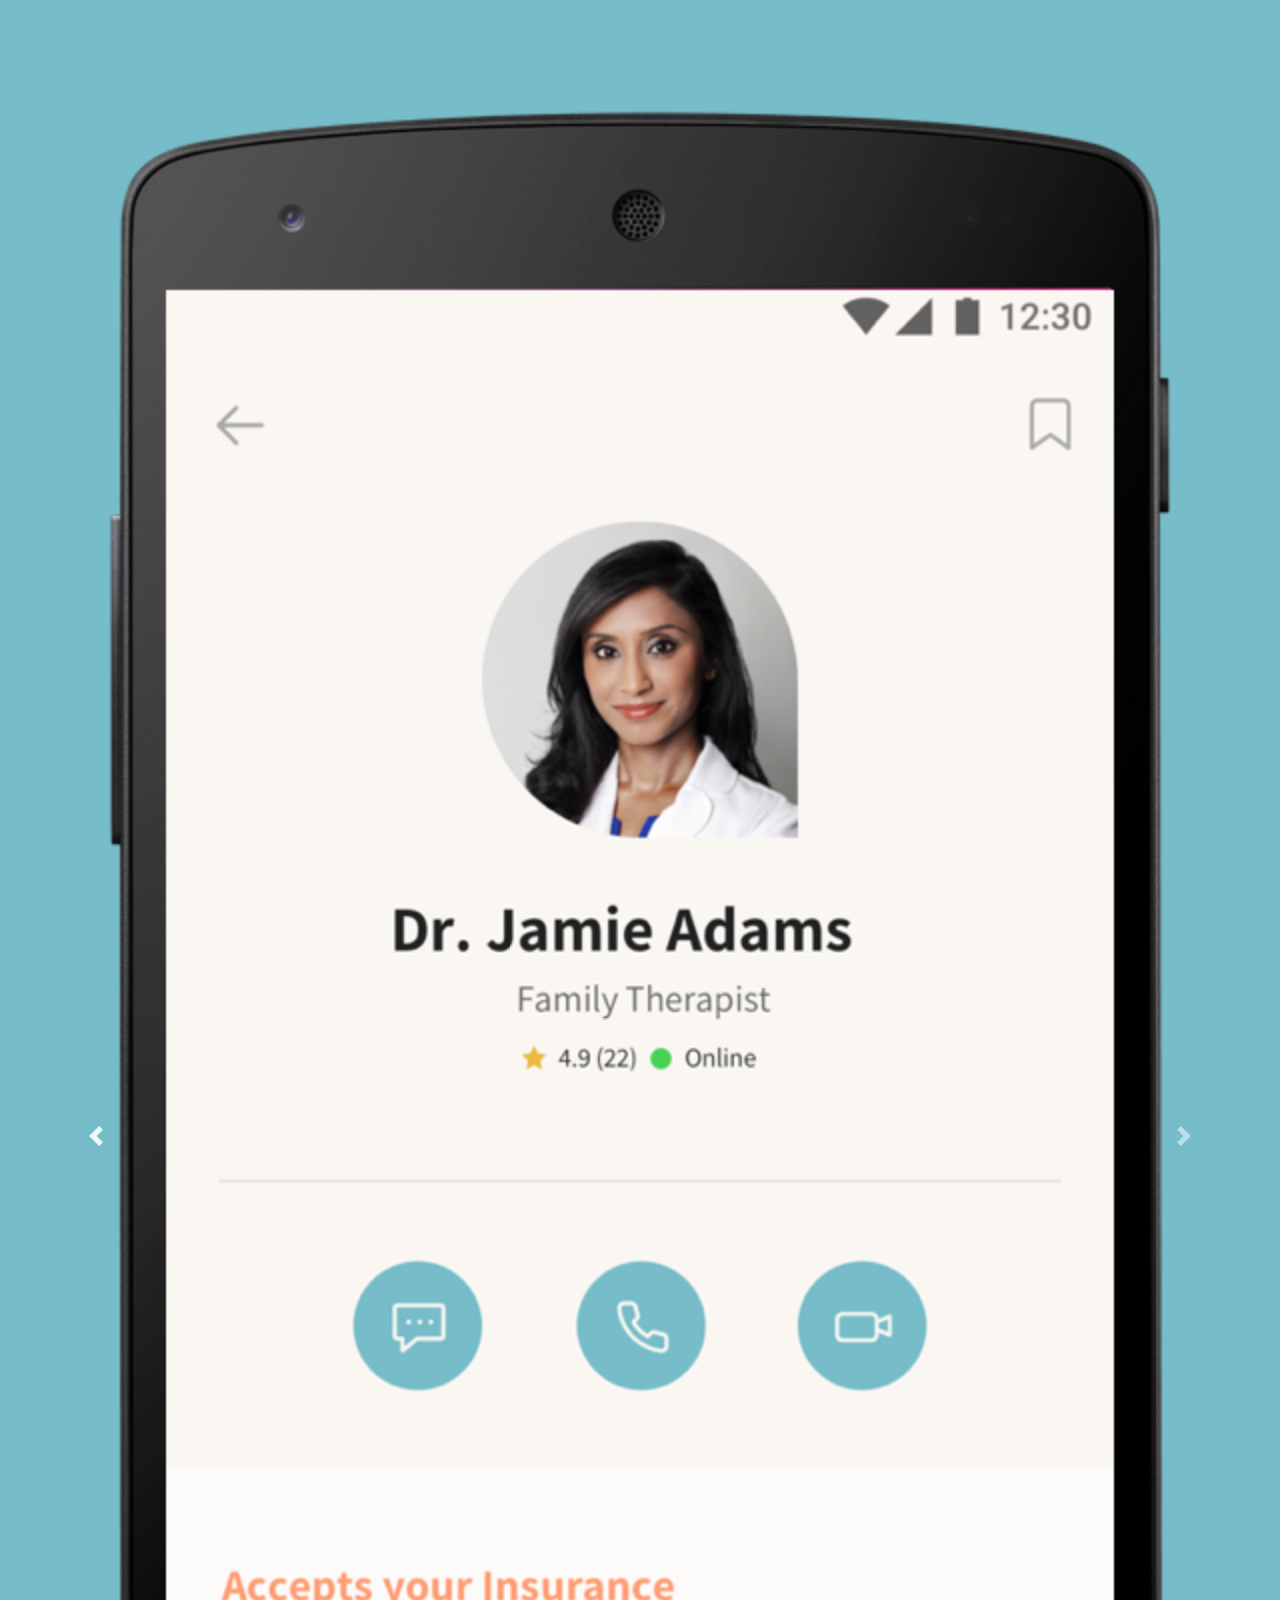
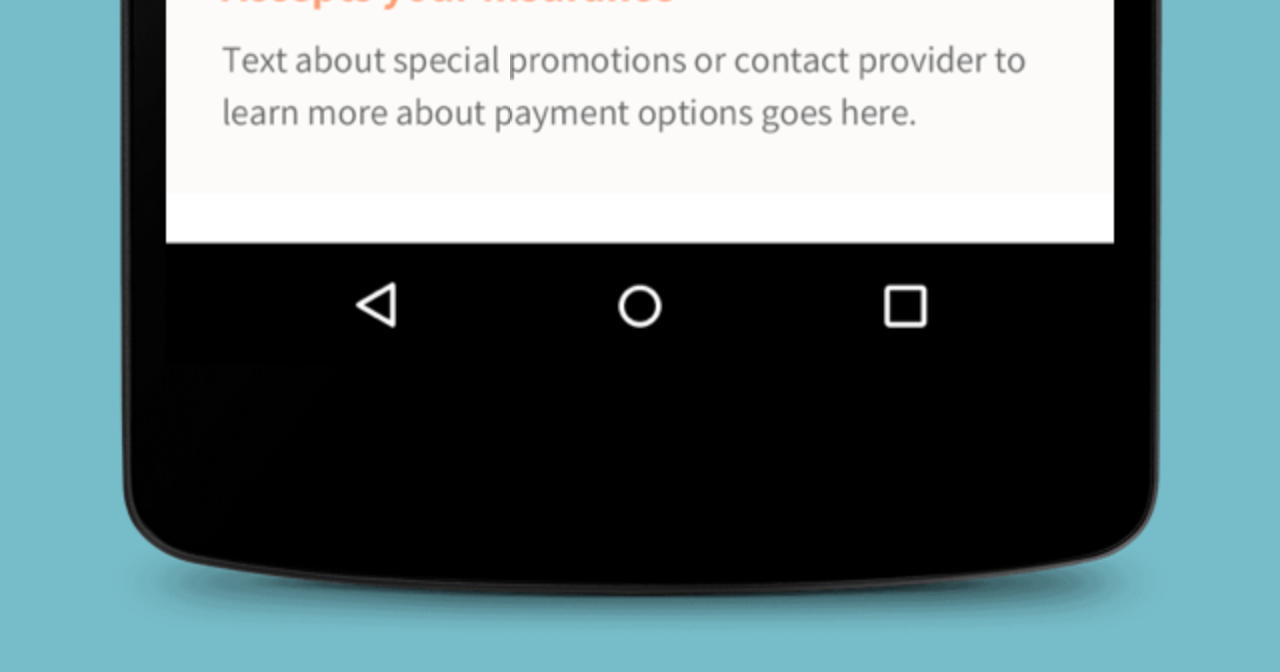
<file: index8.html>
<!DOCTYPE html>
<html>
<head>
    <meta charset="utf-8">
    <meta name="viewport" content="width=device-width, initial-scale=1">
    <link rel="stylesheet" href="https://stackpath.bootstrapcdn.com/bootstrap/4.3.1/css/bootstrap.min.css" integrity="sha384-ggOyR0iXCbMQv3Xipma34MD+dH/1fQ784/j6cY/iJTQUOhcWr7x9JvoRxT2MZw1T" crossorigin="anonymous">
    <script src="https://ajax.googleapis.com/ajax/libs/jquery/3.5.1/jquery.min.js"></script>
    <script src="https://stackpath.bootstrapcdn.com/bootstrap/4.3.1/js/bootstrap.min.js" integrity="sha384-JjSmVgyd0p3pXB1rRibZUAYoIIy6OrQ6VrjIEaFf/nJGzIxFDsf4x0xIM+B07jRM" crossorigin="anonymous"></script>
</head>
<div class="my__carousal">
    <div id="carousalSlides" class="carousel slide" data-ride="carousel" data-interval="false">
        <div class="carousel-inner">
            <div class="carousel-item active">
                <img src="images/projectImages/Meta/1.png" alt="First-Image" style="width:100%;">
            </div>
            <div class="carousel-item">
                <img src="images/projectImages/Meta/2.png"  alt="Second-Image" style="width:100%;">
            </div>
            <div class="carousel-item">
                <img src="images/projectImages/Meta/3.png" alt="Third-Image" style="width:100%;">
            </div>
            <div class="carousel-item">
                <img src="images/projectImages/Meta/4.png" alt="Fourth-Image" style="width:100%;">
            </div>
        </div>
        <a class="carousel-control-prev" href="#carousalSlides" role="button" data-slide="prev">
            <span class="carousel-control-prev-icon" aria-hidden="true"></span>
            <span class="sr-only">Previous</span>
        </a>
        <a class="carousel-control-next" href="#carousalSlides" role="button" data-slide="next">
            <span class="carousel-control-next-icon" aria-hidden="true"></span>
            <span class="sr-only">Next</span>
        </a>
    </div>
</div>
</html>
</file>
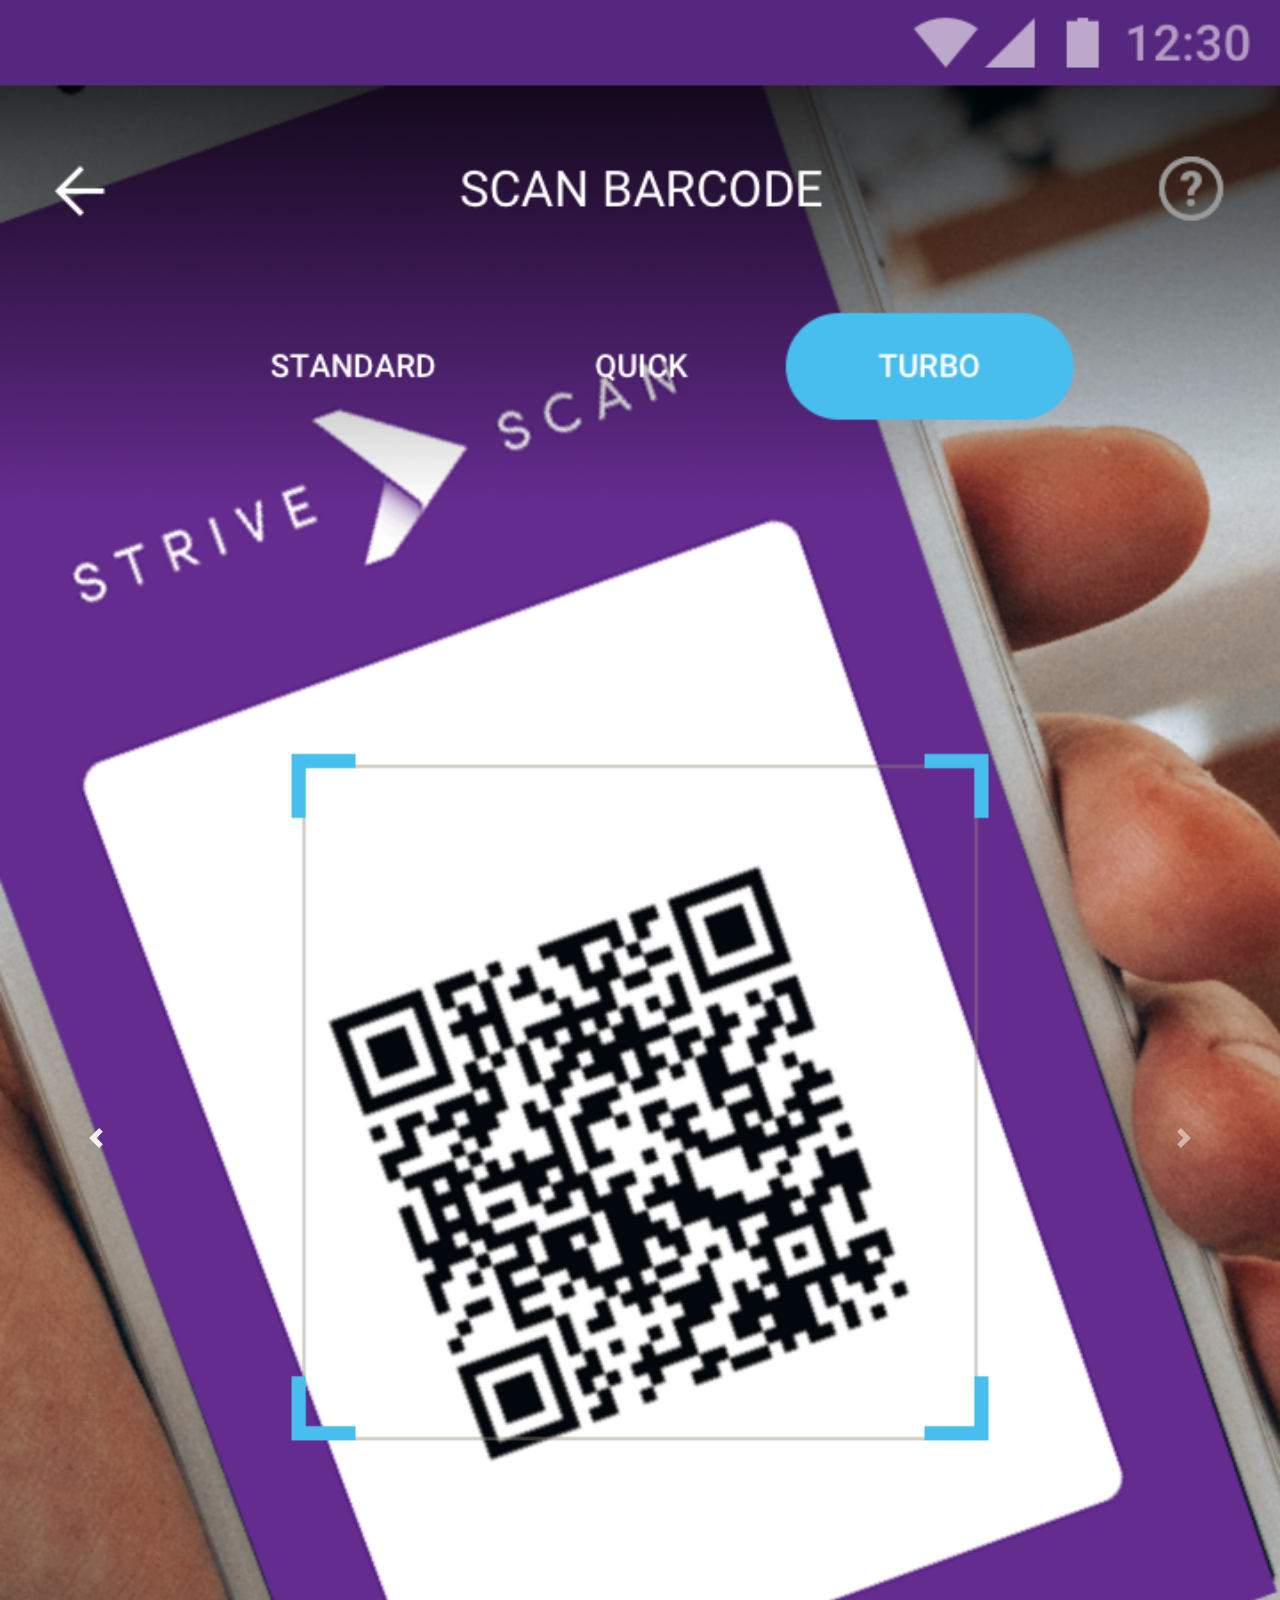
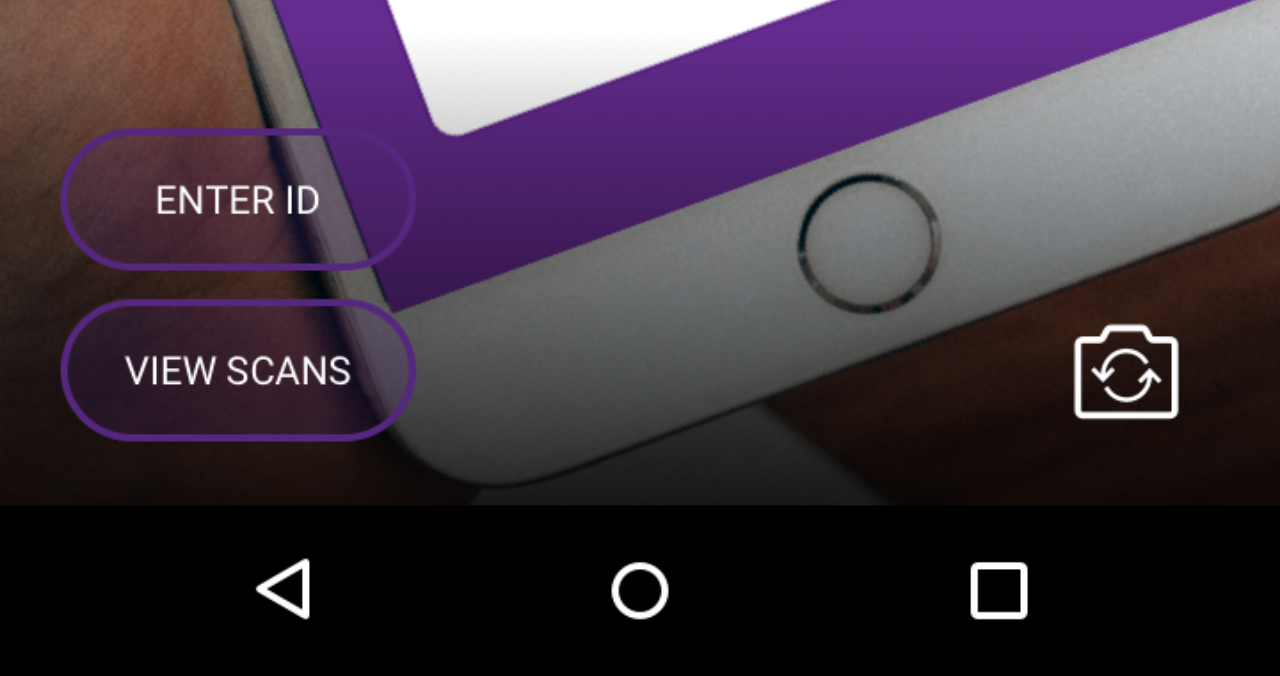
<file: index9.html>
<!DOCTYPE html>
<html>
<head>
    <meta charset="utf-8">
    <meta name="viewport" content="width=device-width, initial-scale=1">
    <link rel="stylesheet" href="https://stackpath.bootstrapcdn.com/bootstrap/4.3.1/css/bootstrap.min.css" integrity="sha384-ggOyR0iXCbMQv3Xipma34MD+dH/1fQ784/j6cY/iJTQUOhcWr7x9JvoRxT2MZw1T" crossorigin="anonymous">
    <script src="https://ajax.googleapis.com/ajax/libs/jquery/3.5.1/jquery.min.js"></script>
    <script src="https://stackpath.bootstrapcdn.com/bootstrap/4.3.1/js/bootstrap.min.js" integrity="sha384-JjSmVgyd0p3pXB1rRibZUAYoIIy6OrQ6VrjIEaFf/nJGzIxFDsf4x0xIM+B07jRM" crossorigin="anonymous"></script>
</head>
<div class="my__carousal">
    <div id="carousalSlides" class="carousel slide" data-ride="carousel" data-interval="false">
        <div class="carousel-inner">
            <div class="carousel-item active">
                <img src="images/projectImages/StriveScan/1.png" alt="First-Image" style="width:100%;">
            </div>
            <div class="carousel-item">
                <img src="images/projectImages/StriveScan/2.png"  alt="Second-Image" style="width:100%;">
            </div>
            <div class="carousel-item">
                <img src="images/projectImages/StriveScan/3.png" alt="Third-Image" style="width:100%;">
            </div>
            <div class="carousel-item">
                <img src="images/projectImages/StriveScan/4.png" alt="Fourth-Image" style="width:100%;">
            </div>
            <div class="carousel-item">
                <img src="images/projectImages/StriveScan/5.png" alt="Fourth-Image" style="width:100%;">
            </div>
            <div class="carousel-item">
                <img src="images/projectImages/StriveScan/6.png" alt="Fourth-Image" style="width:100%;">
            </div>
            <div class="carousel-item">
                <img src="images/projectImages/StriveScan/7.png" alt="Fourth-Image" style="width:100%;">
            </div>
            <div class="carousel-item">
                <img src="images/projectImages/StriveScan/8.png" alt="Fourth-Image" style="width:100%;">
            </div>
        </div>
        <a class="carousel-control-prev" href="#carousalSlides" role="button" data-slide="prev">
            <span class="carousel-control-prev-icon" aria-hidden="true"></span>
            <span class="sr-only">Previous</span>
        </a>
        <a class="carousel-control-next" href="#carousalSlides" role="button" data-slide="next">
            <span class="carousel-control-next-icon" aria-hidden="true"></span>
            <span class="sr-only">Next</span>
        </a>
    </div>
</div>
</html>
</file>
<file: assets/css/main.css>
@import url("fontawesome-all.min.css");
@import url("https://fonts.googleapis.com/css?family=Source+Sans+Pro:400,400italic");

/*
	Strata by HTML5 UP
	html5up.net | @ajlkn
	Free for personal and commercial use under the CCA 3.0 license (html5up.net/license)
*/

html, body, div, span, applet, object,
iframe, h1, h2, h3, h4, h5, h6, p, blockquote,
pre, a, abbr, acronym, address, big, cite,
code, del, dfn, em, img, ins, kbd, q, s, samp,
small, strike, strong, sub, sup, tt, var, b,
u, i, center, dl, dt, dd, ol, ul, li, fieldset,
form, label, legend, table, caption, tbody,
tfoot, thead, tr, th, td, article, aside,
canvas, details, embed, figure, figcaption,
footer, header, hgroup, menu, nav, output, ruby,
section, summary, time, mark, audio, video {
	margin: 0;
	padding: 0;
	border: 0;
	font-size: 100%;
	font: inherit;
	vertical-align: baseline;}

article, aside, details, figcaption, figure,
footer, header, hgroup, menu, nav, section {
	display: block;}

body {
	line-height: 1;
}

ol, ul {
	list-style: none;
}

blockquote, q {
	quotes: none;
}

	blockquote:before, blockquote:after, q:before, q:after {
		content: '';
		content: none;
	}

table {
	border-collapse: collapse;
	border-spacing: 0;
}

body {
	-webkit-text-size-adjust: none;
}

mark {
	background-color: transparent;
	color: inherit;
}

input::-moz-focus-inner {
	border: 0;
	padding: 0;
}

input, select, textarea {
	-moz-appearance: none;
	-webkit-appearance: none;
	-ms-appearance: none;
	appearance: none;
}

/* Basic */

	html {
		box-sizing: border-box;
	}

	*, *:before, *:after {
		box-sizing: inherit;
	}

	body {
		background: #fff;
	}

		body.is-preload *, body.is-preload *:before, body.is-preload *:after {
			-moz-animation: none !important;
			-webkit-animation: none !important;
			-ms-animation: none !important;
			animation: none !important;
			-moz-transition: none !important;
			-webkit-transition: none !important;
			-ms-transition: none !important;
			transition: none !important;
		}

	body, input, select, textarea {
		color: #a2a2a2;
		font-family: "Source Sans Pro", Helvetica, sans-serif;
		font-size: 16pt;
		font-weight: 400;
		line-height: 1.75em;
	}

	a {
		-moz-transition: color 0.2s ease-in-out, border-color 0.2s ease-in-out;
		-webkit-transition: color 0.2s ease-in-out, border-color 0.2s ease-in-out;
		-ms-transition: color 0.2s ease-in-out, border-color 0.2s ease-in-out;
		transition: color 0.2s ease-in-out, border-color 0.2s ease-in-out;
		border-bottom: dotted 1px;
		color: #49bf9d;
		text-decoration: none;
	}

		a:hover {
			border-bottom-color: transparent;
			color: #49bf9d !important;
			text-decoration: none;
		}

	strong, b {
		color: #787878;
		font-weight: 400;
	}

	em, i {
		font-style: italic;
	}

	p {
		margin: 0 0 2em 0;
	}

	h1, h2, h3, h4, h5, h6 {
		color: #787878;
		font-weight: 400;
		line-height: 1em;
		margin: 0 0 1em 0;
	}

		h1 a, h2 a, h3 a, h4 a, h5 a, h6 a {
			color: inherit;
			text-decoration: none;
		}

	h1 {
		font-size: 2em;
		line-height: 1.5em;
	}

	h2 {
		font-size: 1.5em;
		line-height: 1.5em;
	}

	h3 {
		font-size: 1.25em;
		line-height: 1.5em;
	}

	h4 {
		font-size: 1.1em;
		line-height: 1.5em;
	}

	h5 {
		font-size: 0.9em;
		line-height: 1.5em;
	}

	h6 {
		font-size: 0.7em;
		line-height: 1.5em;
	}

	sub {
		font-size: 0.8em;
		position: relative;
		top: 0.5em;
	}

	sup {
		font-size: 0.8em;
		position: relative;
		top: -0.5em;
	}

	hr {
		border: 0;
		border-bottom: solid 2px #efefef;
		margin: 2em 0;
	}

		hr.major {
			margin: 3em 0;
		}

	blockquote {
		border-left: solid 6px #efefef;
		font-style: italic;
		margin: 0 0 2em 0;
		padding: 0.5em 0 0.5em 1.5em;
	}

	code {
		background: #f7f7f7;
		border-radius: 0.35em;
		border: solid 2px #efefef;
		font-family: "Courier New", monospace;
		font-size: 0.9em;
		margin: 0 0.25em;
		padding: 0.25em 0.65em;
	}

	pre {
		-webkit-overflow-scrolling: touch;
		font-family: "Courier New", monospace;
		font-size: 0.9em;
		margin: 0 0 2em 0;
	}

		pre code {
			display: block;
			line-height: 1.75em;
			padding: 1em 1.5em;
			overflow-x: auto;
		}

	.align-left {
		text-align: left;
	}

	.align-center {
		text-align: center;
	}

	.align-right {
		text-align: right;
	}

/* Container */

	.container {
		margin: 0 auto;
		max-width: calc(100% - 4em);
		width: 100%;
	}

		.container.xsmall {
			width: 25%;
		}

		.container.small {
			width: 50%;
		}

		.container.medium {
			width: 75%;
		}

		.container.large {
			width: 125%;
		}

		.container.xlarge {
			width: 150%;
		}

		.container.max {
			width: 100%;
		}

		@media screen and (max-width: 980px) {

			.container {
				width: 100% !important;
				max-width: 100% !important;
			}

		}

		@media screen and (max-width: 480px) {

			.container {
				max-width: calc(100% - 3em);
			}

		}

/* Row */

	.row {
		display: flex;
		flex-wrap: wrap;
		box-sizing: border-box;
		align-items: stretch;
	}

		.row > * {
			box-sizing: border-box;
		}

		.row.gtr-uniform > * > :last-child {
			margin-bottom: 0;
		}

		.row.aln-left {
			justify-content: flex-start;
		}

		.row.aln-center {
			justify-content: center;
		}

		.row.aln-right {
			justify-content: flex-end;
		}

		.row.aln-top {
			align-items: flex-start;
		}

		.row.aln-middle {
			align-items: center;
		}

		.row.aln-bottom {
			align-items: flex-end;
		}

		.row > .imp {
			order: -1;
		}

		.row > .col-1 {
			width: 8.33333%;
		}

		.row > .off-1 {
			margin-left: 8.33333%;
		}

		.row > .col-2 {
			width: 16.66667%;
		}

		.row > .off-2 {
			margin-left: 16.66667%;
		}

		.row > .col-3 {
			width: 25%;
		}

		.row > .off-3 {
			margin-left: 25%;
		}

		.row > .col-4 {
			width: 33.33333%;
		}

		.row > .off-4 {
			margin-left: 33.33333%;
		}

		.row > .col-5 {
			width: 41.66667%;
		}

		.row > .off-5 {
			margin-left: 41.66667%;
		}

		.row > .col-6 {
			width: 50%;
		}

		.row > .off-6 {
			margin-left: 50%;
		}

		.row > .col-7 {
			width: 58.33333%;
		}

		.row > .off-7 {
			margin-left: 58.33333%;
		}

		.row > .col-8 {
			width: 66.66667%;
		}

		.row > .off-8 {
			margin-left: 66.66667%;
		}

		.row > .col-9 {
			width: 75%;
		}

		.row > .off-9 {
			margin-left: 75%;
		}

		.row > .col-10 {
			width: 83.33333%;
		}

		.row > .off-10 {
			margin-left: 83.33333%;
		}

		.row > .col-11 {
			width: 91.66667%;
		}

		.row > .off-11 {
			margin-left: 91.66667%;
		}

		.row > .col-12 {
			width: 100%;
		}

		.row > .off-12 {
			margin-left: 100%;
		}

		.row.gtr-0 {
			margin-top: 0;
			margin-left: 0em;
		}

			.row.gtr-0 > * {
				padding: 0 0 0 0em;
			}

			.row.gtr-0.gtr-uniform {
				margin-top: 0em;
			}

				.row.gtr-0.gtr-uniform > * {
					padding-top: 0em;
				}

		.row.gtr-25 {
			margin-top: 0;
			margin-left: -0.625em;
		}

			.row.gtr-25 > * {
				padding: 0 0 0 0.625em;
			}

			.row.gtr-25.gtr-uniform {
				margin-top: -0.625em;
			}

				.row.gtr-25.gtr-uniform > * {
					padding-top: 0.625em;
				}

		.row.gtr-50 {
			margin-top: 0;
			margin-left: -1.25em;
		}

			.row.gtr-50 > * {
				padding: 0 0 0 1.25em;
			}

			.row.gtr-50.gtr-uniform {
				margin-top: -1.25em;
			}

				.row.gtr-50.gtr-uniform > * {
					padding-top: 1.25em;
				}

		.row {
			margin-top: 0;
			margin-left: -2.5em;
		}

			.row > * {
				padding: 0 0 0 2.5em;
			}

			.row.gtr-uniform {
				margin-top: -2.5em;
			}

				.row.gtr-uniform > * {
					padding-top: 2.5em;
				}

		.row.gtr-150 {
			margin-top: 0;
			margin-left: -3.75em;
		}

			.row.gtr-150 > * {
				padding: 0 0 0 3.75em;
			}

			.row.gtr-150.gtr-uniform {
				margin-top: -3.75em;
			}

				.row.gtr-150.gtr-uniform > * {
					padding-top: 3.75em;
				}

		.row.gtr-200 {
			margin-top: 0;
			margin-left: -5em;
		}

			.row.gtr-200 > * {
				padding: 0 0 0 5em;
			}

			.row.gtr-200.gtr-uniform {
				margin-top: -5em;
			}

				.row.gtr-200.gtr-uniform > * {
					padding-top: 5em;
				}

		@media screen and (max-width: 1800px) {

			.row {
				display: flex;
				flex-wrap: wrap;
				box-sizing: border-box;
				align-items: stretch;
			}

				.row > * {
					box-sizing: border-box;
				}

				.row.gtr-uniform > * > :last-child {
					margin-bottom: 0;
				}

				.row.aln-left {
					justify-content: flex-start;
				}

				.row.aln-center {
					justify-content: center;
				}

				.row.aln-right {
					justify-content: flex-end;
				}

				.row.aln-top {
					align-items: flex-start;
				}

				.row.aln-middle {
					align-items: center;
				}

				.row.aln-bottom {
					align-items: flex-end;
				}

				.row > .imp-xlarge {
					order: -1;
				}

				.row > .col-1-xlarge {
					width: 8.33333%;
				}

				.row > .off-1-xlarge {
					margin-left: 8.33333%;
				}

				.row > .col-2-xlarge {
					width: 16.66667%;
				}

				.row > .off-2-xlarge {
					margin-left: 16.66667%;
				}

				.row > .col-3-xlarge {
					width: 25%;
				}

				.row > .off-3-xlarge {
					margin-left: 25%;
				}

				.row > .col-4-xlarge {
					width: 33.33333%;
				}

				.row > .off-4-xlarge {
					margin-left: 33.33333%;
				}

				.row > .col-5-xlarge {
					width: 41.66667%;
				}

				.row > .off-5-xlarge {
					margin-left: 41.66667%;
				}

				.row > .col-6-xlarge {
					width: 50%;
				}

				.row > .off-6-xlarge {
					margin-left: 50%;
				}

				.row > .col-7-xlarge {
					width: 58.33333%;
				}

				.row > .off-7-xlarge {
					margin-left: 58.33333%;
				}

				.row > .col-8-xlarge {
					width: 66.66667%;
				}

				.row > .off-8-xlarge {
					margin-left: 66.66667%;
				}

				.row > .col-9-xlarge {
					width: 75%;
				}

				.row > .off-9-xlarge {
					margin-left: 75%;
				}

				.row > .col-10-xlarge {
					width: 83.33333%;
				}

				.row > .off-10-xlarge {
					margin-left: 83.33333%;
				}

				.row > .col-11-xlarge {
					width: 91.66667%;
				}

				.row > .off-11-xlarge {
					margin-left: 91.66667%;
				}

				.row > .col-12-xlarge {
					width: 100%;
				}

				.row > .off-12-xlarge {
					margin-left: 100%;
				}

				.row.gtr-0 {
					margin-top: 0;
					margin-left: 0em;
				}

					.row.gtr-0 > * {
						padding: 0 0 0 0em;
					}

					.row.gtr-0.gtr-uniform {
						margin-top: 0em;
					}

						.row.gtr-0.gtr-uniform > * {
							padding-top: 0em;
						}

				.row.gtr-25 {
					margin-top: 0;
					margin-left: -0.625em;
				}

					.row.gtr-25 > * {
						padding: 0 0 0 0.625em;
					}

					.row.gtr-25.gtr-uniform {
						margin-top: -0.625em;
					}

						.row.gtr-25.gtr-uniform > * {
							padding-top: 0.625em;
						}

				.row.gtr-50 {
					margin-top: 0;
					margin-left: -1.25em;
				}

					.row.gtr-50 > * {
						padding: 0 0 0 1.25em;
					}

					.row.gtr-50.gtr-uniform {
						margin-top: -1.25em;
					}

						.row.gtr-50.gtr-uniform > * {
							padding-top: 1.25em;
						}

				.row {
					margin-top: 0;
					margin-left: -2.5em;
				}

					.row > * {
						padding: 0 0 0 2.5em;
					}

					.row.gtr-uniform {
						margin-top: -2.5em;
					}

						.row.gtr-uniform > * {
							padding-top: 2.5em;
						}

				.row.gtr-150 {
					margin-top: 0;
					margin-left: -3.75em;
				}

					.row.gtr-150 > * {
						padding: 0 0 0 3.75em;
					}

					.row.gtr-150.gtr-uniform {
						margin-top: -3.75em;
					}

						.row.gtr-150.gtr-uniform > * {
							padding-top: 3.75em;
						}

				.row.gtr-200 {
					margin-top: 0;
					margin-left: -5em;
				}

					.row.gtr-200 > * {
						padding: 0 0 0 5em;
					}

					.row.gtr-200.gtr-uniform {
						margin-top: -5em;
					}

						.row.gtr-200.gtr-uniform > * {
							padding-top: 5em;
						}

		}

		@media screen and (max-width: 1280px) {

			.row {
				display: flex;
				flex-wrap: wrap;
				box-sizing: border-box;
				align-items: stretch;
			}

				.row > * {
					box-sizing: border-box;
				}

				.row.gtr-uniform > * > :last-child {
					margin-bottom: 0;
				}

				.row.aln-left {
					justify-content: flex-start;
				}

				.row.aln-center {
					justify-content: center;
				}

				.row.aln-right {
					justify-content: flex-end;
				}

				.row.aln-top {
					align-items: flex-start;
				}

				.row.aln-middle {
					align-items: center;
				}

				.row.aln-bottom {
					align-items: flex-end;
				}

				.row > .imp-large {
					order: -1;
				}

				.row > .col-1-large {
					width: 8.33333%;
				}

				.row > .off-1-large {
					margin-left: 8.33333%;
				}

				.row > .col-2-large {
					width: 16.66667%;
				}

				.row > .off-2-large {
					margin-left: 16.66667%;
				}

				.row > .col-3-large {
					width: 25%;
				}

				.row > .off-3-large {
					margin-left: 25%;
				}

				.row > .col-4-large {
					width: 33.33333%;
				}

				.row > .off-4-large {
					margin-left: 33.33333%;
				}

				.row > .col-5-large {
					width: 41.66667%;
				}

				.row > .off-5-large {
					margin-left: 41.66667%;
				}

				.row > .col-6-large {
					width: 50%;
				}

				.row > .off-6-large {
					margin-left: 50%;
				}

				.row > .col-7-large {
					width: 58.33333%;
				}

				.row > .off-7-large {
					margin-left: 58.33333%;
				}

				.row > .col-8-large {
					width: 66.66667%;
				}

				.row > .off-8-large {
					margin-left: 66.66667%;
				}

				.row > .col-9-large {
					width: 75%;
				}

				.row > .off-9-large {
					margin-left: 75%;
				}

				.row > .col-10-large {
					width: 83.33333%;
				}

				.row > .off-10-large {
					margin-left: 83.33333%;
				}

				.row > .col-11-large {
					width: 91.66667%;
				}

				.row > .off-11-large {
					margin-left: 91.66667%;
				}

				.row > .col-12-large {
					width: 100%;
				}

				.row > .off-12-large {
					margin-left: 100%;
				}

				.row.gtr-0 {
					margin-top: 0;
					margin-left: 0em;
				}

					.row.gtr-0 > * {
						padding: 0 0 0 0em;
					}

					.row.gtr-0.gtr-uniform {
						margin-top: 0em;
					}

						.row.gtr-0.gtr-uniform > * {
							padding-top: 0em;
						}

				.row.gtr-25 {
					margin-top: 0;
					margin-left: -0.5em;
				}

					.row.gtr-25 > * {
						padding: 0 0 0 0.5em;
					}

					.row.gtr-25.gtr-uniform {
						margin-top: -0.5em;
					}

						.row.gtr-25.gtr-uniform > * {
							padding-top: 0.5em;
						}

				.row.gtr-50 {
					margin-top: 0;
					margin-left: -1em;
				}

					.row.gtr-50 > * {
						padding: 0 0 0 1em;
					}

					.row.gtr-50.gtr-uniform {
						margin-top: -1em;
					}

						.row.gtr-50.gtr-uniform > * {
							padding-top: 1em;
						}

				.row {
					margin-top: 0;
					margin-left: -2em;
				}

					.row > * {
						padding: 0 0 0 2em;
					}

					.row.gtr-uniform {
						margin-top: -2em;
					}

						.row.gtr-uniform > * {
							padding-top: 2em;
						}

				.row.gtr-150 {
					margin-top: 0;
					margin-left: -3em;
				}

					.row.gtr-150 > * {
						padding: 0 0 0 3em;
					}

					.row.gtr-150.gtr-uniform {
						margin-top: -3em;
					}

						.row.gtr-150.gtr-uniform > * {
							padding-top: 3em;
						}

				.row.gtr-200 {
					margin-top: 0;
					margin-left: -4em;
				}

					.row.gtr-200 > * {
						padding: 0 0 0 4em;
					}

					.row.gtr-200.gtr-uniform {
						margin-top: -4em;
					}

						.row.gtr-200.gtr-uniform > * {
							padding-top: 4em;
						}

		}

		@media screen and (max-width: 980px) {

			.row {
				display: flex;
				flex-wrap: wrap;
				box-sizing: border-box;
				align-items: stretch;
			}

				.row > * {
					box-sizing: border-box;
				}

				.row.gtr-uniform > * > :last-child {
					margin-bottom: 0;
				}

				.row.aln-left {
					justify-content: flex-start;
				}

				.row.aln-center {
					justify-content: center;
				}

				.row.aln-right {
					justify-content: flex-end;
				}

				.row.aln-top {
					align-items: flex-start;
				}

				.row.aln-middle {
					align-items: center;
				}

				.row.aln-bottom {
					align-items: flex-end;
				}

				.row > .imp-medium {
					order: -1;
				}

				.row > .col-1-medium {
					width: 8.33333%;
				}

				.row > .off-1-medium {
					margin-left: 8.33333%;
				}

				.row > .col-2-medium {
					width: 16.66667%;
				}

				.row > .off-2-medium {
					margin-left: 16.66667%;
				}

				.row > .col-3-medium {
					width: 25%;
				}

				.row > .off-3-medium {
					margin-left: 25%;
				}

				.row > .col-4-medium {
					width: 33.33333%;
				}

				.row > .off-4-medium {
					margin-left: 33.33333%;
				}

				.row > .col-5-medium {
					width: 41.66667%;
				}

				.row > .off-5-medium {
					margin-left: 41.66667%;
				}

				.row > .col-6-medium {
					width: 50%;
				}

				.row > .off-6-medium {
					margin-left: 50%;
				}

				.row > .col-7-medium {
					width: 58.33333%;
				}

				.row > .off-7-medium {
					margin-left: 58.33333%;
				}

				.row > .col-8-medium {
					width: 66.66667%;
				}

				.row > .off-8-medium {
					margin-left: 66.66667%;
				}

				.row > .col-9-medium {
					width: 75%;
				}

				.row > .off-9-medium {
					margin-left: 75%;
				}

				.row > .col-10-medium {
					width: 83.33333%;
				}

				.row > .off-10-medium {
					margin-left: 83.33333%;
				}

				.row > .col-11-medium {
					width: 91.66667%;
				}

				.row > .off-11-medium {
					margin-left: 91.66667%;
				}

				.row > .col-12-medium {
					width: 100%;
				}

				.row > .off-12-medium {
					margin-left: 100%;
				}

				.row.gtr-0 {
					margin-top: 0;
					margin-left: 0em;
				}

					.row.gtr-0 > * {
						padding: 0 0 0 0em;
					}

					.row.gtr-0.gtr-uniform {
						margin-top: 0em;
					}

						.row.gtr-0.gtr-uniform > * {
							padding-top: 0em;
						}

				.row.gtr-25 {
					margin-top: 0;
					margin-left: -0.5em;
				}

					.row.gtr-25 > * {
						padding: 0 0 0 0.5em;
					}

					.row.gtr-25.gtr-uniform {
						margin-top: -0.5em;
					}

						.row.gtr-25.gtr-uniform > * {
							padding-top: 0.5em;
						}

				.row.gtr-50 {
					margin-top: 0;
					margin-left: -1em;
				}

					.row.gtr-50 > * {
						padding: 0 0 0 1em;
					}

					.row.gtr-50.gtr-uniform {
						margin-top: -1em;
					}

						.row.gtr-50.gtr-uniform > * {
							padding-top: 1em;
						}

				.row {
					margin-top: 0;
					margin-left: -2em;
				}

					.row > * {
						padding: 0 0 0 2em;
					}

					.row.gtr-uniform {
						margin-top: -2em;
					}

						.row.gtr-uniform > * {
							padding-top: 2em;
						}

				.row.gtr-150 {
					margin-top: 0;
					margin-left: -3em;
				}

					.row.gtr-150 > * {
						padding: 0 0 0 3em;
					}

					.row.gtr-150.gtr-uniform {
						margin-top: -3em;
					}

						.row.gtr-150.gtr-uniform > * {
							padding-top: 3em;
						}

				.row.gtr-200 {
					margin-top: 0;
					margin-left: -4em;
				}

					.row.gtr-200 > * {
						padding: 0 0 0 4em;
					}

					.row.gtr-200.gtr-uniform {
						margin-top: -4em;
					}

						.row.gtr-200.gtr-uniform > * {
							padding-top: 4em;
						}

		}

		@media screen and (max-width: 736px) {

			.row {
				display: flex;
				flex-wrap: wrap;
				box-sizing: border-box;
				align-items: stretch;
			}

				.row > * {
					box-sizing: border-box;
				}

				.row.gtr-uniform > * > :last-child {
					margin-bottom: 0;
				}

				.row.aln-left {
					justify-content: flex-start;
				}

				.row.aln-center {
					justify-content: center;
				}

				.row.aln-right {
					justify-content: flex-end;
				}

				.row.aln-top {
					align-items: flex-start;
				}

				.row.aln-middle {
					align-items: center;
				}

				.row.aln-bottom {
					align-items: flex-end;
				}

				.row > .imp-small {
					order: -1;
				}

				.row > .col-1-small {
					width: 8.33333%;
				}

				.row > .off-1-small {
					margin-left: 8.33333%;
				}

				.row > .col-2-small {
					width: 16.66667%;
				}

				.row > .off-2-small {
					margin-left: 16.66667%;
				}

				.row > .col-3-small {
					width: 25%;
				}

				.row > .off-3-small {
					margin-left: 25%;
				}

				.row > .col-4-small {
					width: 33.33333%;
				}

				.row > .off-4-small {
					margin-left: 33.33333%;
				}

				.row > .col-5-small {
					width: 41.66667%;
				}

				.row > .off-5-small {
					margin-left: 41.66667%;
				}

				.row > .col-6-small {
					width: 50%;
				}

				.row > .off-6-small {
					margin-left: 50%;
				}

				.row > .col-7-small {
					width: 58.33333%;
				}

				.row > .off-7-small {
					margin-left: 58.33333%;
				}

				.row > .col-8-small {
					width: 66.66667%;
				}

				.row > .off-8-small {
					margin-left: 66.66667%;
				}

				.row > .col-9-small {
					width: 75%;
				}

				.row > .off-9-small {
					margin-left: 75%;
				}

				.row > .col-10-small {
					width: 83.33333%;
				}

				.row > .off-10-small {
					margin-left: 83.33333%;
				}

				.row > .col-11-small {
					width: 91.66667%;
				}

				.row > .off-11-small {
					margin-left: 91.66667%;
				}

				.row > .col-12-small {
					width: 100%;
				}

				.row > .off-12-small {
					margin-left: 100%;
				}

				.row.gtr-0 {
					margin-top: 0;
					margin-left: 0em;
				}

					.row.gtr-0 > * {
						padding: 0 0 0 0em;
					}

					.row.gtr-0.gtr-uniform {
						margin-top: 0em;
					}

						.row.gtr-0.gtr-uniform > * {
							padding-top: 0em;
						}

				.row.gtr-25 {
					margin-top: 0;
					margin-left: -0.375em;
				}

					.row.gtr-25 > * {
						padding: 0 0 0 0.375em;
					}

					.row.gtr-25.gtr-uniform {
						margin-top: -0.375em;
					}

						.row.gtr-25.gtr-uniform > * {
							padding-top: 0.375em;
						}

				.row.gtr-50 {
					margin-top: 0;
					margin-left: -0.75em;
				}

					.row.gtr-50 > * {
						padding: 0 0 0 0.75em;
					}

					.row.gtr-50.gtr-uniform {
						margin-top: -0.75em;
					}

						.row.gtr-50.gtr-uniform > * {
							padding-top: 0.75em;
						}

				.row {
					margin-top: 0;
					margin-left: -1.5em;
				}

					.row > * {
						padding: 0 0 0 1.5em;
					}

					.row.gtr-uniform {
						margin-top: -1.5em;
					}

						.row.gtr-uniform > * {
							padding-top: 1.5em;
						}

				.row.gtr-150 {
					margin-top: 0;
					margin-left: -2.25em;
				}

					.row.gtr-150 > * {
						padding: 0 0 0 2.25em;
					}

					.row.gtr-150.gtr-uniform {
						margin-top: -2.25em;
					}

						.row.gtr-150.gtr-uniform > * {
							padding-top: 2.25em;
						}

				.row.gtr-200 {
					margin-top: 0;
					margin-left: -3em;
				}

					.row.gtr-200 > * {
						padding: 0 0 0 3em;
					}

					.row.gtr-200.gtr-uniform {
						margin-top: -3em;
					}

						.row.gtr-200.gtr-uniform > * {
							padding-top: 3em;
						}

		}

		@media screen and (max-width: 480px) {

			.row {
				display: flex;
				flex-wrap: wrap;
				box-sizing: border-box;
				align-items: stretch;
			}

				.row > * {
					box-sizing: border-box;
				}

				.row.gtr-uniform > * > :last-child {
					margin-bottom: 0;
				}

				.row.aln-left {
					justify-content: flex-start;
				}

				.row.aln-center {
					justify-content: center;
				}

				.row.aln-right {
					justify-content: flex-end;
				}

				.row.aln-top {
					align-items: flex-start;
				}

				.row.aln-middle {
					align-items: center;
				}

				.row.aln-bottom {
					align-items: flex-end;
				}

				.row > .imp-xsmall {
					order: -1;
				}

				.row > .col-1-xsmall {
					width: 8.33333%;
				}

				.row > .off-1-xsmall {
					margin-left: 8.33333%;
				}

				.row > .col-2-xsmall {
					width: 16.66667%;
				}

				.row > .off-2-xsmall {
					margin-left: 16.66667%;
				}

				.row > .col-3-xsmall {
					width: 25%;
				}

				.row > .off-3-xsmall {
					margin-left: 25%;
				}

				.row > .col-4-xsmall {
					width: 33.33333%;
				}

				.row > .off-4-xsmall {
					margin-left: 33.33333%;
				}

				.row > .col-5-xsmall {
					width: 41.66667%;
				}

				.row > .off-5-xsmall {
					margin-left: 41.66667%;
				}

				.row > .col-6-xsmall {
					width: 50%;
				}

				.row > .off-6-xsmall {
					margin-left: 50%;
				}

				.row > .col-7-xsmall {
					width: 58.33333%;
				}

				.row > .off-7-xsmall {
					margin-left: 58.33333%;
				}

				.row > .col-8-xsmall {
					width: 66.66667%;
				}

				.row > .off-8-xsmall {
					margin-left: 66.66667%;
				}

				.row > .col-9-xsmall {
					width: 75%;
				}

				.row > .off-9-xsmall {
					margin-left: 75%;
				}

				.row > .col-10-xsmall {
					width: 83.33333%;
				}

				.row > .off-10-xsmall {
					margin-left: 83.33333%;
				}

				.row > .col-11-xsmall {
					width: 91.66667%;
				}

				.row > .off-11-xsmall {
					margin-left: 91.66667%;
				}

				.row > .col-12-xsmall {
					width: 100%;
				}

				.row > .off-12-xsmall {
					margin-left: 100%;
				}

				.row.gtr-0 {
					margin-top: 0;
					margin-left: 0em;
				}

					.row.gtr-0 > * {
						padding: 0 0 0 0em;
					}

					.row.gtr-0.gtr-uniform {
						margin-top: 0em;
					}

						.row.gtr-0.gtr-uniform > * {
							padding-top: 0em;
						}

				.row.gtr-25 {
					margin-top: 0;
					margin-left: -0.375em;
				}

					.row.gtr-25 > * {
						padding: 0 0 0 0.375em;
					}

					.row.gtr-25.gtr-uniform {
						margin-top: -0.375em;
					}

						.row.gtr-25.gtr-uniform > * {
							padding-top: 0.375em;
						}

				.row.gtr-50 {
					margin-top: 0;
					margin-left: -0.75em;
				}

					.row.gtr-50 > * {
						padding: 0 0 0 0.75em;
					}

					.row.gtr-50.gtr-uniform {
						margin-top: -0.75em;
					}

						.row.gtr-50.gtr-uniform > * {
							padding-top: 0.75em;
						}

				.row {
					margin-top: 0;
					margin-left: -1.5em;
				}

					.row > * {
						padding: 0 0 0 1.5em;
					}

					.row.gtr-uniform {
						margin-top: -1.5em;
					}

						.row.gtr-uniform > * {
							padding-top: 1.5em;
						}

				.row.gtr-150 {
					margin-top: 0;
					margin-left: -2.25em;
				}

					.row.gtr-150 > * {
						padding: 0 0 0 2.25em;
					}

					.row.gtr-150.gtr-uniform {
						margin-top: -2.25em;
					}

						.row.gtr-150.gtr-uniform > * {
							padding-top: 2.25em;
						}

				.row.gtr-200 {
					margin-top: 0;
					margin-left: -3em;
				}

					.row.gtr-200 > * {
						padding: 0 0 0 3em;
					}

					.row.gtr-200.gtr-uniform {
						margin-top: -3em;
					}

						.row.gtr-200.gtr-uniform > * {
							padding-top: 3em;
						}

		}

/* Section/Article */

	section.special, article.special {
		text-align: center;
	}

	header p {
		color: #b2b2b2;
		position: relative;
		margin: 0 0 1.5em 0;
	}

	header h2 + p {
		font-size: 1.25em;
		margin-top: -1em;
		line-height: 1.5em;
	}

	header h3 + p {
		font-size: 1.1em;
		margin-top: -0.8em;
		line-height: 1.5em;
	}

	header h4 + p,
	header h5 + p,
	header h6 + p {
		font-size: 0.9em;
		margin-top: -0.6em;
		line-height: 1.5em;
	}

	header.major h2 {
		font-size: 2em;
	}

/* Form */

	form {
		margin: 0 0 2em 0;
	}

	label {
		color: #787878;
		display: block;
		font-size: 0.9em;
		font-weight: 400;
		margin: 0 0 1em 0;
	}

	input[type="text"],
	input[type="password"],
	input[type="email"],
	select,
	textarea {
		-moz-appearance: none;
		-webkit-appearance: none;
		-ms-appearance: none;
		appearance: none;
		background: #f7f7f7;
		border-radius: 0.35em;
		border: solid 2px transparent;
		color: inherit;
		display: block;
		outline: 0;
		padding: 0 0.75em;
		text-decoration: none;
		width: 100%;
	}

		input[type="text"]:invalid,
		input[type="password"]:invalid,
		input[type="email"]:invalid,
		select:invalid,
		textarea:invalid {
			box-shadow: none;
		}

		input[type="text"]:focus,
		input[type="password"]:focus,
		input[type="email"]:focus,
		select:focus,
		textarea:focus {
			border-color: #49bf9d;
		}

	select {
		background-image: url("data:image/svg+xml;charset=utf8,%3Csvg xmlns='http://www.w3.org/2000/svg' width='40' height='40' preserveAspectRatio='none' viewBox='0 0 40 40'%3E%3Cpath d='M9.4,12.3l10.4,10.4l10.4-10.4c0.2-0.2,0.5-0.4,0.9-0.4c0.3,0,0.6,0.1,0.9,0.4l3.3,3.3c0.2,0.2,0.4,0.5,0.4,0.9 c0,0.4-0.1,0.6-0.4,0.9L20.7,31.9c-0.2,0.2-0.5,0.4-0.9,0.4c-0.3,0-0.6-0.1-0.9-0.4L4.3,17.3c-0.2-0.2-0.4-0.5-0.4-0.9 c0-0.4,0.1-0.6,0.4-0.9l3.3-3.3c0.2-0.2,0.5-0.4,0.9-0.4S9.1,12.1,9.4,12.3z' fill='%23dfdfdf' /%3E%3C/svg%3E");
		background-size: 1.25rem;
		background-repeat: no-repeat;
		background-position: calc(100% - 1rem) center;
		height: 2.75em;
		padding-right: 2.75em;
		text-overflow: ellipsis;
	}

		select option {
			color: #787878;
			background: #fff;
		}

		select:focus::-ms-value {
			background-color: transparent;
		}

		select::-ms-expand {
			display: none;
		}

	input[type="text"],
	input[type="password"],
	input[type="email"],
	select {
		height: 2.75em;
	}

	textarea {
		padding: 0.75em;
	}

	input[type="checkbox"],
	input[type="radio"] {
		-moz-appearance: none;
		-webkit-appearance: none;
		-ms-appearance: none;
		appearance: none;
		display: block;
		float: left;
		margin-right: -2em;
		opacity: 0;
		width: 1em;
		z-index: -1;
	}

		input[type="checkbox"] + label,
		input[type="radio"] + label {
			text-decoration: none;
			color: #a2a2a2;
			cursor: pointer;
			display: inline-block;
			font-size: 1em;
			font-weight: 400;
			padding-left: 2.4em;
			padding-right: 0.75em;
			position: relative;
		}

			input[type="checkbox"] + label:before,
			input[type="radio"] + label:before {
				-moz-osx-font-smoothing: grayscale;
				-webkit-font-smoothing: antialiased;
				display: inline-block;
				font-style: normal;
				font-variant: normal;
				text-rendering: auto;
				line-height: 1;
				text-transform: none !important;
				font-family: 'Font Awesome 5 Free';
				font-weight: 900;
			}

			input[type="checkbox"] + label:before,
			input[type="radio"] + label:before {
				background: #f7f7f7;
				border-radius: 0.35em;
				border: solid 2px transparent;
				content: '';
				display: inline-block;
				font-size: 0.8em;
				height: 2.0625em;
				left: 0;
				line-height: 1.85625em;
				position: absolute;
				text-align: center;
				top: 0;
				width: 2.0625em;
			}

		input[type="checkbox"]:checked + label:before,
		input[type="radio"]:checked + label:before {
			background: #787878;
			border-color: #787878;
			color: #fff;
			content: '\f00c';
		}

		input[type="checkbox"]:focus + label:before,
		input[type="radio"]:focus + label:before {
			border-color: #49bf9d;
		}

	input[type="checkbox"] + label:before {
		border-radius: 0.35em;
	}

	input[type="radio"] + label:before {
		border-radius: 100%;
	}

	::-webkit-input-placeholder {
		color: #b2b2b2 !important;
		opacity: 1.0;
	}

	:-moz-placeholder {
		color: #b2b2b2 !important;
		opacity: 1.0;
	}

	::-moz-placeholder {
		color: #b2b2b2 !important;
		opacity: 1.0;
	}

	:-ms-input-placeholder {
		color: #b2b2b2 !important;
		opacity: 1.0;
	}

/* Box */

	.box {
		border-radius: 0.35em;
		border: solid 2px #efefef;
		margin-bottom: 2em;
		padding: 1.5em;
	}

		.box > :last-child,
		.box > :last-child > :last-child,
		.box > :last-child > :last-child > :last-child {
			margin-bottom: 0;
		}

		.box.alt {
			border: 0;
			border-radius: 0;
			padding: 0;
		}

/* Icon */

	.icon {
		text-decoration: none;
		border-bottom: none;
		position: relative;
	}

		.icon:before {
			-moz-osx-font-smoothing: grayscale;
			-webkit-font-smoothing: antialiased;
			display: inline-block;
			font-style: normal;
			font-variant: normal;
			text-rendering: auto;
			line-height: 1;
			text-transform: none !important;
			font-family: 'Font Awesome 5 Free';
			font-weight: 400;
		}

		.icon > .label {
			display: none;
		}

		.icon:before {
			line-height: inherit;
		}

		.icon.solid:before {
			font-weight: 900;
		}

		.icon.brands:before {
			font-family: 'Font Awesome 5 Brands';
		}

/* Image */

	.image {
		border-radius: 0.35em;
		border: 0;
		display: inline-block;
		position: relative;
	}

		.image:before {
			-moz-transition: opacity 0.2s ease-in-out;
			-webkit-transition: opacity 0.2s ease-in-out;
			-ms-transition: opacity 0.2s ease-in-out;
			transition: opacity 0.2s ease-in-out;
			background: url("images/overlay.png");
			border-radius: 0.35em;
			content: '';
			display: block;
			height: 100%;
			left: 0;
			opacity: 0.5;
			position: absolute;
			top: 0;
			width: 100%;
		}

		.image.thumb {
			text-align: center;
		}

			.image.thumb:after {
				-moz-transition: opacity 0.2s ease-in-out;
				-webkit-transition: opacity 0.2s ease-in-out;
				-ms-transition: opacity 0.2s ease-in-out;
				transition: opacity 0.2s ease-in-out;
				border-radius: 0.35em;
				border: solid 3px rgba(255, 255, 255, 0.5);
				color: #fff;
				content: 'View';
				display: inline-block;
				font-size: 0.8em;
				font-weight: 400;
				left: 50%;
				line-height: 2.25em;
				margin: -1.25em 0 0 -3em;
				opacity: 0;
				padding: 0 1.5em;
				position: absolute;
				text-align: center;
				text-decoration: none;
				top: 50%;
				white-space: nowrap;
			}

			.image.thumb:hover:after {
				opacity: 1.0;
			}

			.image.thumb:hover:before {
				background: url("images/overlay.png"), url("images/overlay.png");
				opacity: 1.0;
			}

		.image img {
			border-radius: 0.35em;
			display: block;
		}

		.image.left {
			float: left;
			margin: 0 1.5em 1em 0;
			top: 0.25em;
		}

		.image.right {
			float: right;
			margin: 0 0 1em 1.5em;
			top: 0.25em;
		}

		.image.left, .image.right {
			max-width: 40%;
		}

			.image.left img, .image.right img {
				width: 100%;
			}

		.image.fit {
			display: block;
			margin: 0 0 2em 0;
			width: 100%;
		}

			.image.fit img {
				width: 100%;
			}

		.image.avatar {
			border-radius: 100%;
		}

			.image.avatar:before {
				display: none;
			}

			.image.avatar img {
				border-radius: 100%;
				width: 100%;
			}

/* List */

	ol {
		list-style: decimal;
		margin: 0 0 2em 0;
		padding-left: 1.25em;
	}

		ol li {
			padding-left: 0.25em;
		}

	ul {
		list-style: disc;
		margin: 0 0 2em 0;
		padding-left: 1em;
	}

		ul li {
			padding-left: 0.5em;
		}

		ul.alt {
			list-style: none;
			padding-left: 0;
		}

			ul.alt li {
				border-top: solid 2px #efefef;
				padding: 0.5em 0;
			}

				ul.alt li:first-child {
					border-top: 0;
					padding-top: 0;
				}

	dl {
		margin: 0 0 2em 0;
	}

/* Icons */

	ul.icons {
		cursor: default;
		list-style: none;
		padding-left: 0;
	}

		ul.icons li {
			display: inline-block;
			padding: 0 1em 0 0;
		}

			ul.icons li:last-child {
				padding-right: 0;
			}

			ul.icons li .icon:before {
				font-size: 1.5em;
			}

/* Labeled Icons */

	ul.labeled-icons {
		list-style: none;
		padding: 0;
	}

		ul.labeled-icons li {
			line-height: 1.75em;
			margin: 1.5em 0 0 0;
			padding-left: 2.25em;
			position: relative;
		}

			ul.labeled-icons li:first-child {
				margin-top: 0;
			}

			ul.labeled-icons li a {
				color: inherit;
			}

			ul.labeled-icons li h3 {
				color: #b2b2b2;
				left: 0;
				position: absolute;
				text-align: center;
				top: 0;
				width: 1em;
			}

/* Actions */

	ul.actions {
		display: -moz-flex;
		display: -webkit-flex;
		display: -ms-flex;
		display: flex;
		cursor: default;
		list-style: none;
		margin-left: -1em;
		padding-left: 0;
	}

		ul.actions li {
			padding: 1em 0 0 1em;
			vertical-align: middle;
		}

		ul.actions.special {
			-moz-justify-content: center;
			-webkit-justify-content: center;
			-ms-justify-content: center;
			justify-content: center;
			width: 100%;
			margin-left: 0;
		}

			ul.actions.special li:first-child {
				padding-left: 0;
			}

		ul.actions.stacked {
			-moz-flex-direction: column;
			-webkit-flex-direction: column;
			-ms-flex-direction: column;
			flex-direction: column;
			margin-left: 0;
		}

			ul.actions.stacked li {
				padding: 1.3em 0 0 0;
			}

				ul.actions.stacked li:first-child {
					padding-top: 0;
				}

		ul.actions.fit {
			width: calc(100% + 1em);
		}

			ul.actions.fit li {
				-moz-flex-grow: 1;
				-webkit-flex-grow: 1;
				-ms-flex-grow: 1;
				flex-grow: 1;
				-moz-flex-shrink: 1;
				-webkit-flex-shrink: 1;
				-ms-flex-shrink: 1;
				flex-shrink: 1;
				width: 100%;
			}

				ul.actions.fit li > * {
					width: 100%;
				}

			ul.actions.fit.stacked {
				width: 100%;
			}

		@media screen and (max-width: 480px) {

			ul.actions:not(.fixed) {
				-moz-flex-direction: column;
				-webkit-flex-direction: column;
				-ms-flex-direction: column;
				flex-direction: column;
				margin-left: 0;
				width: 100% !important;
			}

				ul.actions:not(.fixed) li {
					-moz-flex-grow: 1;
					-webkit-flex-grow: 1;
					-ms-flex-grow: 1;
					flex-grow: 1;
					-moz-flex-shrink: 1;
					-webkit-flex-shrink: 1;
					-ms-flex-shrink: 1;
					flex-shrink: 1;
					padding: 1em 0 0 0;
					text-align: center;
					width: 100%;
				}

					ul.actions:not(.fixed) li > * {
						width: 100%;
					}

					ul.actions:not(.fixed) li:first-child {
						padding-top: 0;
					}

					ul.actions:not(.fixed) li input[type="submit"],
					ul.actions:not(.fixed) li input[type="reset"],
					ul.actions:not(.fixed) li input[type="button"],
					ul.actions:not(.fixed) li button,
					ul.actions:not(.fixed) li .button {
						width: 100%;
					}

						ul.actions:not(.fixed) li input[type="submit"].icon:before,
						ul.actions:not(.fixed) li input[type="reset"].icon:before,
						ul.actions:not(.fixed) li input[type="button"].icon:before,
						ul.actions:not(.fixed) li button.icon:before,
						ul.actions:not(.fixed) li .button.icon:before {
							margin-left: -0.5em;
						}

		}

/* Table */

	.table-wrapper {
		-webkit-overflow-scrolling: touch;
		overflow-x: auto;
	}

	table {
		margin: 0 0 2em 0;
		width: 100%;
	}

		table tbody tr {
			border: solid 1px #efefef;
			border-left: 0;
			border-right: 0;
		}

			table tbody tr:nth-child(2n + 1) {
				background-color: #f7f7f7;
			}

		table td {
			padding: 0.75em 0.75em;
		}

		table th {
			color: #787878;
			font-size: 0.9em;
			font-weight: 400;
			padding: 0 0.75em 0.75em 0.75em;
			text-align: left;
		}

		table thead {
			border-bottom: solid 2px #efefef;
		}

		table tfoot {
			border-top: solid 2px #efefef;
		}

		table.alt {
			border-collapse: separate;
		}

			table.alt tbody tr td {
				border: solid 2px #efefef;
				border-left-width: 0;
				border-top-width: 0;
			}

				table.alt tbody tr td:first-child {
					border-left-width: 2px;
				}

			table.alt tbody tr:first-child td {
				border-top-width: 2px;
			}

			table.alt thead {
				border-bottom: 0;
			}

			table.alt tfoot {
				border-top: 0;
			}

/* Button */

	input[type="submit"],
	input[type="reset"],
	input[type="button"],
	.button {
		-moz-appearance: none;
		-webkit-appearance: none;
		-ms-appearance: none;
		appearance: none;
		-moz-transition: background-color 0.2s ease-in-out, color 0.2s ease-in-out, border-color 0.2s ease-in-out;
		-webkit-transition: background-color 0.2s ease-in-out, color 0.2s ease-in-out, border-color 0.2s ease-in-out;
		-ms-transition: background-color 0.2s ease-in-out, color 0.2s ease-in-out, border-color 0.2s ease-in-out;
		transition: background-color 0.2s ease-in-out, color 0.2s ease-in-out, border-color 0.2s ease-in-out;
		background-color: transparent;
		border-radius: 0.35em;
		border: solid 3px #efefef;
		color: #787878 !important;
		cursor: pointer;
		display: inline-block;
		font-weight: 400;
		height: 3.15em;
		height: calc(2.75em + 6px);
		line-height: 2.75em;
		min-width: 10em;
		padding: 0 1.5em;
		text-align: center;
		text-decoration: none;
		white-space: nowrap;
	}

		input[type="submit"]:hover,
		input[type="reset"]:hover,
		input[type="button"]:hover,
		.button:hover {
			border-color: #49bf9d;
			color: #49bf9d !important;
		}

		input[type="submit"]:active,
		input[type="reset"]:active,
		input[type="button"]:active,
		.button:active {
			background-color: rgba(73, 191, 157, 0.1);
			border-color: #49bf9d;
			color: #49bf9d !important;
		}

		input[type="submit"].icon,
		input[type="reset"].icon,
		input[type="button"].icon,
		.button.icon {
			padding-left: 1.35em;
		}

			input[type="submit"].icon:before,
			input[type="reset"].icon:before,
			input[type="button"].icon:before,
			.button.icon:before {
				margin-right: 0.5em;
			}

		input[type="submit"].fit,
		input[type="reset"].fit,
		input[type="button"].fit,
		.button.fit {
			min-width: 0;
			width: 100%;
		}

		input[type="submit"].small,
		input[type="reset"].small,
		input[type="button"].small,
		.button.small {
			font-size: 0.8em;
		}

		input[type="submit"].large,
		input[type="reset"].large,
		input[type="button"].large,
		.button.large {
			font-size: 1.35em;
		}

		input[type="submit"].primary,
		input[type="reset"].primary,
		input[type="button"].primary,
		.button.primary {
			background-color: #49bf9d;
			border-color: #49bf9d;
			color: #ffffff !important;
		}

			input[type="submit"].primary:hover,
			input[type="reset"].primary:hover,
			input[type="button"].primary:hover,
			.button.primary:hover {
				background-color: #5cc6a7;
				border-color: #5cc6a7;
			}

			input[type="submit"].primary:active,
			input[type="reset"].primary:active,
			input[type="button"].primary:active,
			.button.primary:active {
				background-color: #3eb08f;
				border-color: #3eb08f;
			}

		input[type="submit"].disabled, input[type="submit"]:disabled,
		input[type="reset"].disabled,
		input[type="reset"]:disabled,
		input[type="button"].disabled,
		input[type="button"]:disabled,
		.button.disabled,
		.button:disabled {
			background-color: #e7e7e7 !important;
			border-color: #e7e7e7 !important;
			color: #b2b2b2 !important;
			cursor: default;
		}

/* Work Item */

	.work-item {
		margin: 0 0 2em 0;
	}

		.work-item .image {
			margin: 0 0 1.5em 0;
		}

		.work-item h3 {
			font-size: 1em;
			margin: 0 0 0.5em 0;
		}

		.work-item p {
			font-size: 0.8em;
			line-height: 1.5em;
			margin: 0;
		}

/* Header */

	#header {
		display: -moz-flex;
		display: -webkit-flex;
		display: -ms-flex;
		display: flex;
		-moz-flex-direction: column;
		-webkit-flex-direction: column;
		-ms-flex-direction: column;
		flex-direction: column;
		-moz-align-items: -moz-flex-end;
		-webkit-align-items: -webkit-flex-end;
		-ms-align-items: -ms-flex-end;
		align-items: flex-end;
		-moz-justify-content: space-between;
		-webkit-justify-content: space-between;
		-ms-justify-content: space-between;
		justify-content: space-between;
		background-color: #1f1815;
		background-attachment: scroll,								scroll;
		background-image: url("images/overlay.png"), url("../../images/bg.jpg");
		background-position: top left,							top left;
		background-repeat: repeat,								no-repeat;
		background-size: auto,								150%;
		color: rgba(255, 255, 255, 0.5);
		height: 100%;
		left: 0;
		padding: 8em 4em;
		position: fixed;
		text-align: right;
		top: 0;
		width: 35%;
	}

		#header > * {
			-moz-flex-shrink: 0;
			-webkit-flex-shrink: 0;
			-ms-flex-shrink: 0;
			flex-shrink: 0;
			width: 100%;
		}

		#header > .inner {
			-moz-flex-grow: 1;
			-webkit-flex-grow: 1;
			-ms-flex-grow: 1;
			flex-grow: 1;
			margin: 0 0 2em 0;
		}

		#header strong, #header b {
			color: #ffffff;
		}

		#header h2, #header h3, #header h4, #header h5, #header h6 {
			color: #ffffff;
		}

		#header h1 {
			color: rgba(255, 255, 255, 0.5);
			font-size: 1.35em;
			line-height: 1.75em;
			margin: 0;
		}

		#header .image.avatar {
			margin: 0 0 1em 0;
			width: 6.25em;
		}

/* Footer */

	#footer .icons {
		margin: 1em 0 0 0;
	}

		#footer .icons a {
			color: rgba(255, 255, 255, 0.4);
		}

	#footer .copyright {
		color: rgba(255, 255, 255, 0.4);
		font-size: 0.8em;
		list-style: none;
		margin: 1em 0 0 0;
		padding: 0;
	}

		#footer .copyright li {
			border-left: solid 1px rgba(255, 255, 255, 0.25);
			display: inline-block;
			line-height: 1em;
			margin-left: 0.75em;
			padding-left: 0.75em;
		}

			#footer .copyright li:first-child {
				border-left: 0;
				margin-left: 0;
				padding-left: 0;
			}

			#footer .copyright li a {
				color: inherit;
			}

/* Main */

	#main {
		margin-left: 35%;
		max-width: 54em;
		padding: 8em 4em 4em 4em;
		width: calc(100% - 35%);
	}

		#main > section {
			border-top: solid 2px #efefef;
			margin: 4em 0 0 0;
			padding: 4em 0 0 0;
		}

			#main > section:first-child {
				border-top: 0;
				margin-top: 0;
				padding-top: 0;
			}

/* Poptrox */

	@-moz-keyframes spin {
		0% {
			-moz-transform: rotate(0deg);
			-webkit-transform: rotate(0deg);
			-ms-transform: rotate(0deg);
			transform: rotate(0deg);
		}

		100% {
			-moz-transform: rotate(360deg);
			-webkit-transform: rotate(360deg);
			-ms-transform: rotate(360deg);
			transform: rotate(360deg);
		}
	}

	@-webkit-keyframes spin {
		0% {
			-moz-transform: rotate(0deg);
			-webkit-transform: rotate(0deg);
			-ms-transform: rotate(0deg);
			transform: rotate(0deg);
		}

		100% {
			-moz-transform: rotate(360deg);
			-webkit-transform: rotate(360deg);
			-ms-transform: rotate(360deg);
			transform: rotate(360deg);
		}
	}

	@-ms-keyframes spin {
		0% {
			-moz-transform: rotate(0deg);
			-webkit-transform: rotate(0deg);
			-ms-transform: rotate(0deg);
			transform: rotate(0deg);
		}

		100% {
			-moz-transform: rotate(360deg);
			-webkit-transform: rotate(360deg);
			-ms-transform: rotate(360deg);
			transform: rotate(360deg);
		}
	}

	@keyframes spin {
		0% {
			-moz-transform: rotate(0deg);
			-webkit-transform: rotate(0deg);
			-ms-transform: rotate(0deg);
			transform: rotate(0deg);
		}

		100% {
			-moz-transform: rotate(360deg);
			-webkit-transform: rotate(360deg);
			-ms-transform: rotate(360deg);
			transform: rotate(360deg);
		}
	}

	.poptrox-popup {
		-moz-box-sizing: content-box;
		-webkit-box-sizing: content-box;
		-ms-box-sizing: content-box;
		box-sizing: content-box;
		-webkit-tap-highlight-color: rgba(255, 255, 255, 0);
		background: #fff;
		border-radius: 0.35em;
		box-shadow: 0 0.1em 0.15em 0 rgba(0, 0, 0, 0.15);
		overflow: hidden;
		padding-bottom: 3em;
	}

		.poptrox-popup .loader {
			text-decoration: none;
			-moz-animation: spin 1s linear infinite;
			-webkit-animation: spin 1s linear infinite;
			-ms-animation: spin 1s linear infinite;
			animation: spin 1s linear infinite;
			font-size: 1.5em;
			height: 1em;
			left: 50%;
			line-height: 1em;
			margin: -0.5em 0 0 -0.5em;
			position: absolute;
			top: 50%;
			width: 1em;
		}

			.poptrox-popup .loader:before {
				-moz-osx-font-smoothing: grayscale;
				-webkit-font-smoothing: antialiased;
				display: inline-block;
				font-style: normal;
				font-variant: normal;
				text-rendering: auto;
				line-height: 1;
				text-transform: none !important;
				font-family: 'Font Awesome 5 Free';
				font-weight: 900;
			}

			.poptrox-popup .loader:before {
				content: '\f1ce';
			}

		.poptrox-popup .caption {
			background: #fff;
			bottom: 0;
			cursor: default;
			font-size: 0.9em;
			height: 3em;
			left: 0;
			line-height: 2.8em;
			position: absolute;
			text-align: center;
			width: 100%;
			z-index: 1;
		}

		.poptrox-popup .nav-next,
		.poptrox-popup .nav-previous {
			text-decoration: none;
			-moz-transition: opacity 0.2s ease-in-out;
			-webkit-transition: opacity 0.2s ease-in-out;
			-ms-transition: opacity 0.2s ease-in-out;
			transition: opacity 0.2s ease-in-out;
			-webkit-tap-highlight-color: rgba(255, 255, 255, 0);
			background: rgba(0, 0, 0, 0.01);
			cursor: pointer;
			height: 100%;
			opacity: 0;
			position: absolute;
			top: 0;
			width: 50%;
		}

			.poptrox-popup .nav-next:before,
			.poptrox-popup .nav-previous:before {
				-moz-osx-font-smoothing: grayscale;
				-webkit-font-smoothing: antialiased;
				display: inline-block;
				font-style: normal;
				font-variant: normal;
				text-rendering: auto;
				line-height: 1;
				text-transform: none !important;
				font-family: 'Font Awesome 5 Free';
				font-weight: 900;
			}

			.poptrox-popup .nav-next:before,
			.poptrox-popup .nav-previous:before {
				color: #fff;
				font-size: 2.5em;
				height: 1em;
				line-height: 1em;
				margin-top: -0.75em;
				position: absolute;
				text-align: center;
				top: 50%;
				width: 1.5em;
			}

		.poptrox-popup .nav-next {
			right: 0;
		}

			.poptrox-popup .nav-next:before {
				content: '\f105';
				right: 0;
			}

		.poptrox-popup .nav-previous {
			left: 0;
		}

			.poptrox-popup .nav-previous:before {
				content: '\f104';
				left: 0;
			}

		.poptrox-popup .closer {
			text-decoration: none;
			-moz-transition: opacity 0.2s ease-in-out;
			-webkit-transition: opacity 0.2s ease-in-out;
			-ms-transition: opacity 0.2s ease-in-out;
			transition: opacity 0.2s ease-in-out;
			-webkit-tap-highlight-color: rgba(255, 255, 255, 0);
			color: #fff;
			height: 4em;
			line-height: 4em;
			opacity: 0;
			position: absolute;
			right: 0;
			text-align: center;
			top: 0;
			width: 4em;
			z-index: 1500;
		}

			.poptrox-popup .closer:before {
				-moz-osx-font-smoothing: grayscale;
				-webkit-font-smoothing: antialiased;
				display: inline-block;
				font-style: normal;
				font-variant: normal;
				text-rendering: auto;
				line-height: 1;
				text-transform: none !important;
				font-family: 'Font Awesome 5 Free';
				font-weight: 900;
			}

			.poptrox-popup .closer:before {
				-moz-box-sizing: content-box;
				-webkit-box-sizing: content-box;
				-ms-box-sizing: content-box;
				box-sizing: content-box;
				border-radius: 100%;
				border: solid 3px rgba(255, 255, 255, 0.5);
				content: '\f00d';
				display: block;
				font-size: 1em;
				height: 1.75em;
				left: 50%;
				line-height: 1.75em;
				margin: -0.875em 0 0 -0.875em;
				position: absolute;
				top: 50%;
				width: 1.75em;
			}

		.poptrox-popup:hover .nav-next,
		.poptrox-popup:hover .nav-previous {
			opacity: 0.5;
		}

			.poptrox-popup:hover .nav-next:hover,
			.poptrox-popup:hover .nav-previous:hover {
				opacity: 1.0;
			}

		.poptrox-popup:hover .closer {
			opacity: 0.5;
		}

			.poptrox-popup:hover .closer:hover {
				opacity: 1.0;
			}

/* Touch */

	body.is-touch .image.thumb:before {
		opacity: 0.5 !important;
	}

	body.is-touch .image.thumb:after {
		display: none !important;
	}

	body.is-touch #header {
		background-attachment: scroll;
		background-size: auto, cover;
	}

	body.is-touch .poptrox-popup .nav-next,
	body.is-touch .poptrox-popup .nav-previous,
	body.is-touch .poptrox-popup .closer {
		opacity: 1.0 !important;
	}

/* XLarge */

	@media screen and (max-width: 1800px) {

		/* Basic */

			body, input, select, textarea {
				font-size: 12pt;
			}

	}

/* Large */

	@media screen and (max-width: 1280px) {

		/* Header */

			#header {
				padding: 6em 3em 3em 3em;
				width: 30%;
			}

				#header h1 {
					font-size: 1.25em;
				}

					#header h1 br {
						display: none;
					}

				#header > .inner {
					margin-bottom: 0;
				}

		/* Footer */

			#footer .copyright li {
				border-left-width: 0;
				display: block;
				line-height: 2.25em;
				margin-left: 0;
				padding-left: 0;
			}

		/* Main */

			#main {
				margin-left: 30%;
				max-width: none;
				padding: 6em 3em 3em 3em;
				width: calc(100% - 30%);
			}

	}

/* Medium */

	@media screen and (max-width: 980px) {

		/* Basic */

			h1 br, h2 br, h3 br, h4 br, h5 br, h6 br {
				display: none;
			}

		/* List */

			ul.icons li .icon {
				font-size: 1.25em;
			}

		/* Header */

			#header {
				background-attachment: scroll;
				background-position: top left, center center;
				background-size: auto,		cover;
				left: auto;
				padding: 6em 4em;
				position: relative;
				text-align: center;
				top: auto;
				width: 100%;
				display: block;
			}

				#header h1 {
					font-size: 1.75em;
				}

					#header h1 br {
						display: inline;
					}

		/* Footer */

			#footer {
				background-attachment: scroll;
				background-color: #1f1815;
				background-image: url("images/overlay.png"), url("../../images/bg.jpg");
				background-position: top left,						bottom center;
				background-repeat: repeat,							no-repeat;
				background-size: auto,							cover;
				bottom: auto;
				left: auto;
				padding: 4em 4em 6em 4em;
				position: relative;
				text-align: center;
				width: 100%;
			}

				#footer .icons {
					margin: 0 0 1em 0;
				}

				#footer .copyright {
					margin: 0 0 1em 0;
				}

					#footer .copyright li {
						border-left-width: 1px;
						display: inline-block;
						line-height: 1em;
						margin-left: 0.75em;
						padding-left: 0.75em;
					}

		/* Main */

			#main {
				margin: 0;
				padding: 6em 4em;
				width: 100%;
			}

	}

/* Small */

	@media screen and (max-width: 736px) {

		/* Basic */

			h1 {
				font-size: 1.5em;
			}

			h2 {
				font-size: 1.2em;
			}

			h3 {
				font-size: 1em;
			}

		/* Section/Article */

			section.special, article.special {
				text-align: center;
			}

			header.major h2 {
				font-size: 1.35em;
			}

		/* List */

			ul.labeled-icons li {
				padding-left: 2em;
			}

				ul.labeled-icons li h3 {
					line-height: 1.75em;
				}

		/* Header */

			#header {
				padding: 2.25em 1.5em;
			}

				#header h1 {
					font-size: 1.35em;
				}

		/* Footer */

			#footer {
				padding: 2.25em 1.5em;
			}

		/* Main */

			#main {
				padding: 2.25em 1.5em 0.25em 1.5em;
			}

				#main > section {
					margin: 2.25em 0 0 0;
					padding: 2.25em 0 0 0;
				}

		/* Poptrox */

			.poptrox-popup {
				border-radius: 0;
			}

				.poptrox-popup .nav-next:before,
				.poptrox-popup .nav-previous:before {
					margin-top: -1em;
				}

	}

/* XSmall */

	@media screen and (max-width: 480px) {

		/* Header */

			#header {
				padding: 4.5em 1.5em;
			}

				#header h1 br {
					display: none;
				}

		/* Footer */

			#footer .copyright li {
				border-left-width: 0;
				display: block;
				line-height: 2.25em;
				margin-left: 0;
				padding-left: 0;
			}

	}
</file>
